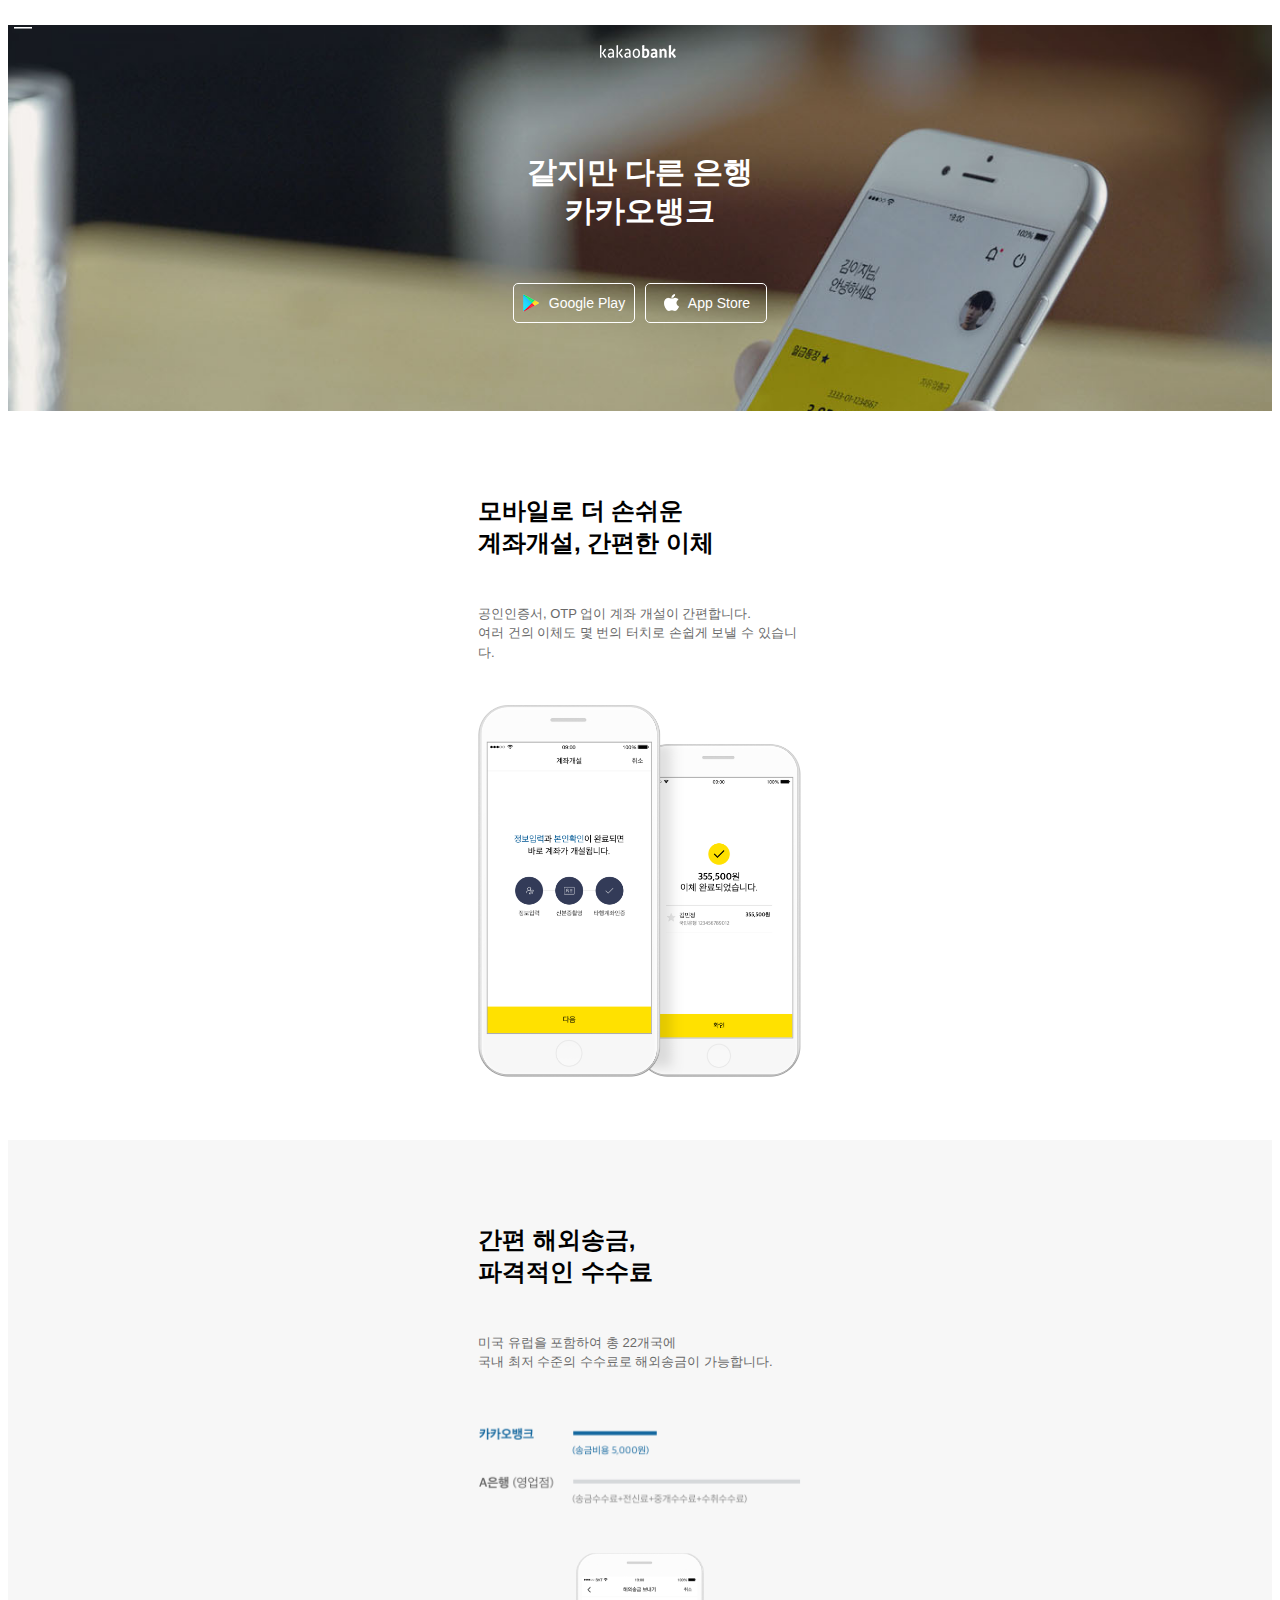
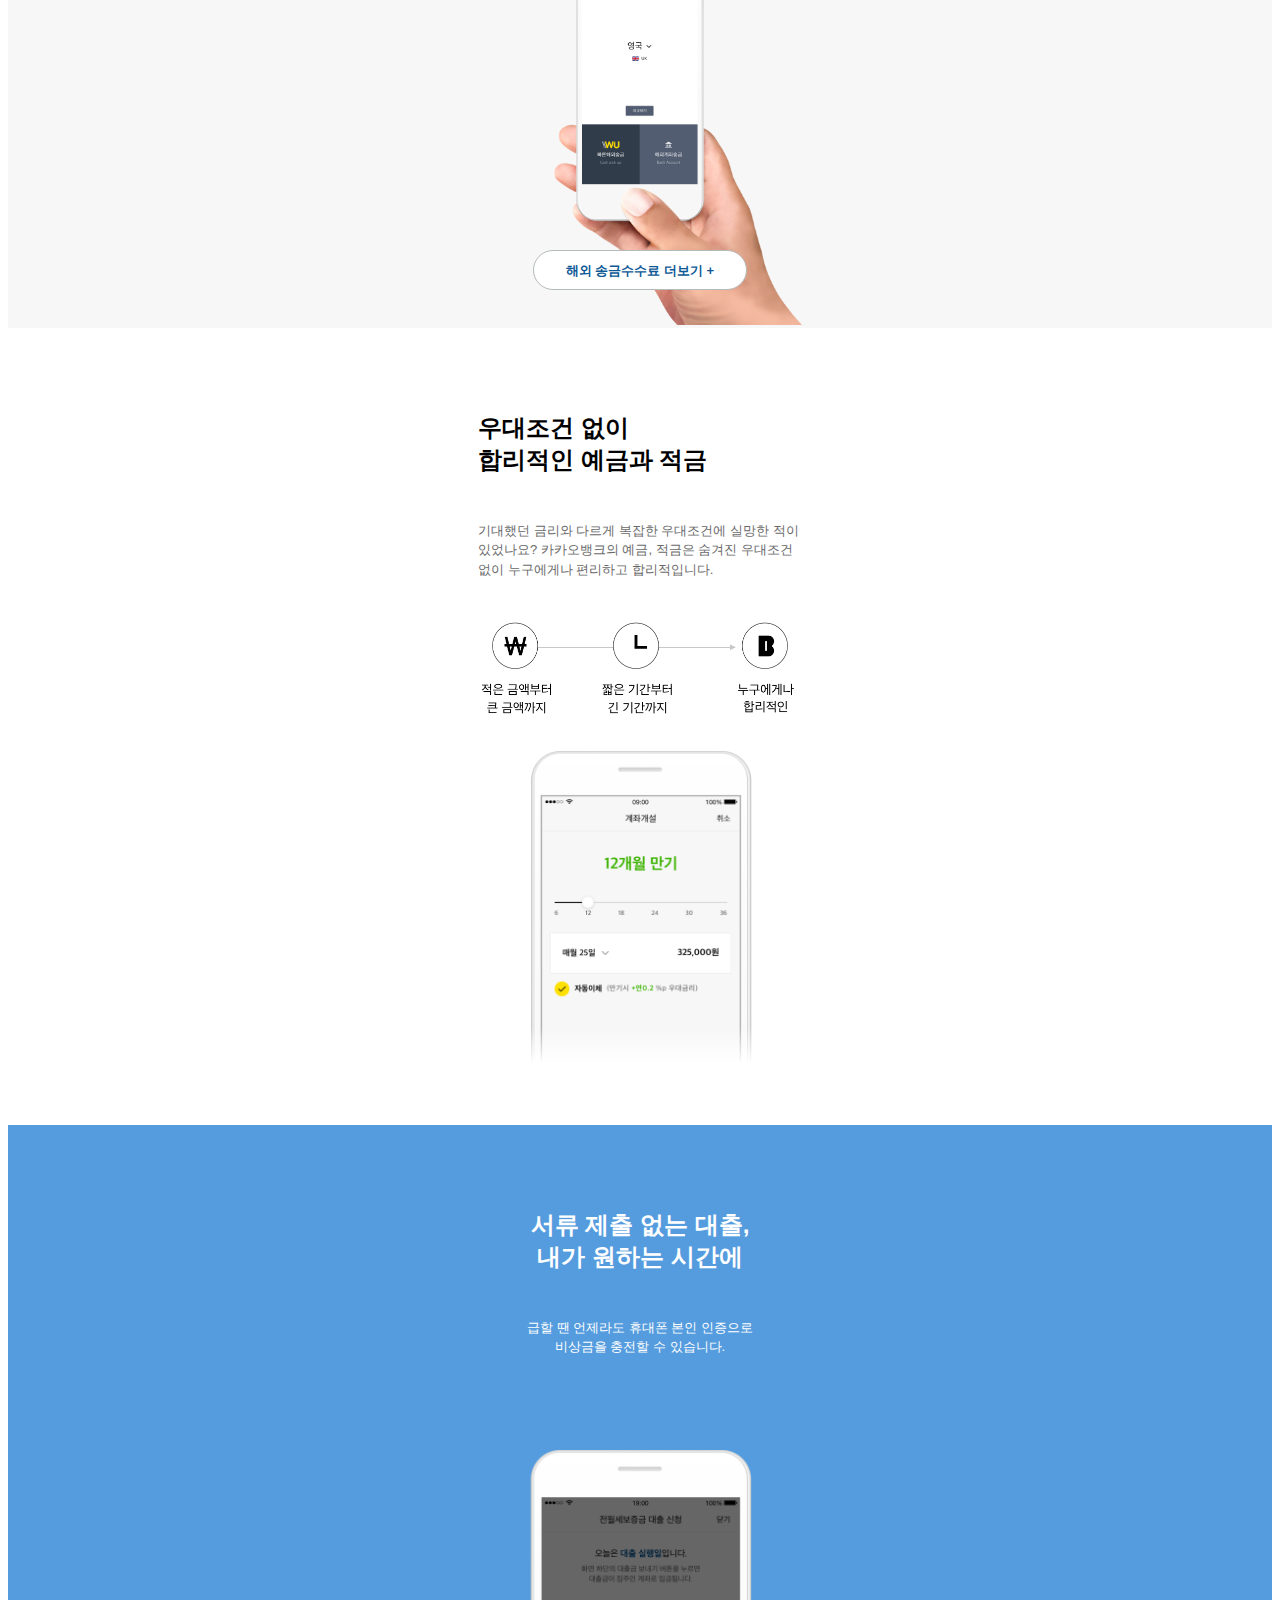
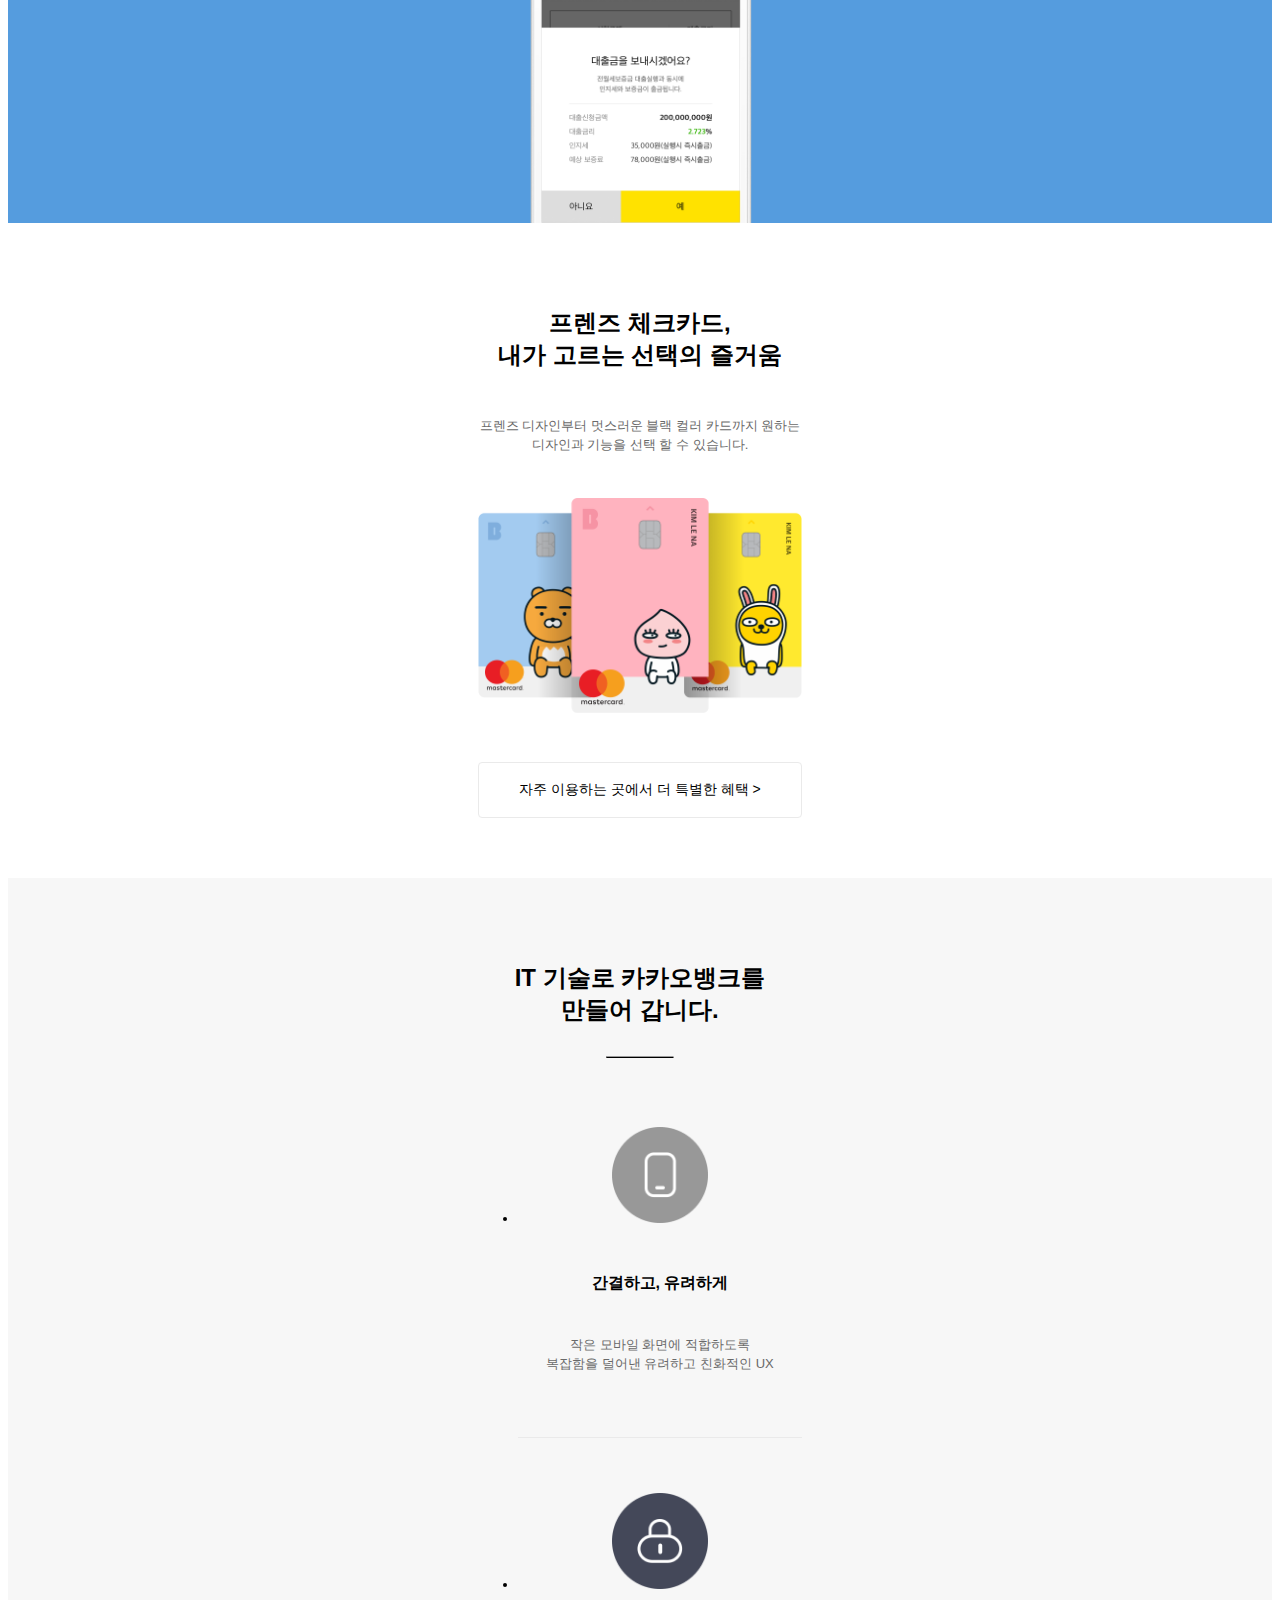
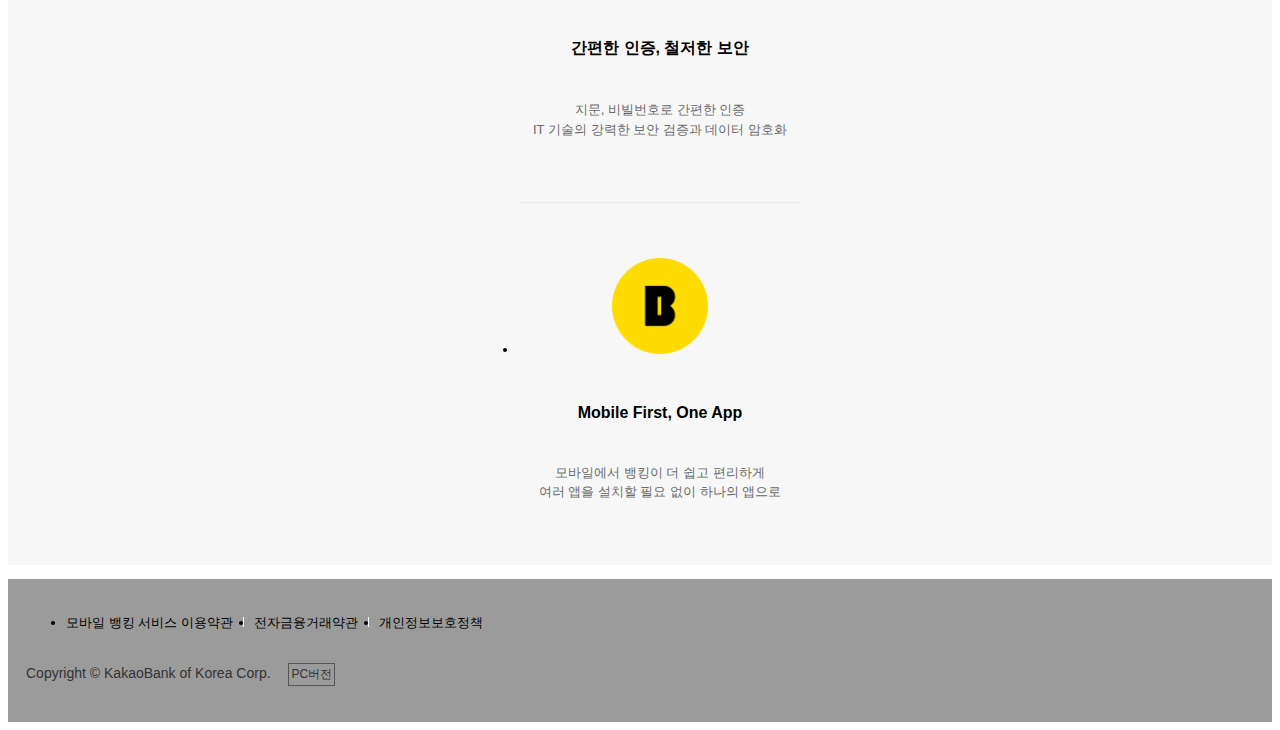
<file: index.html>
<!DOCTYPE html>
<html lang="ko">
  <head>
    <meta charset="UTF-8" />
    <meta http-equiv="X-UA-Compatible" content="IE=edge" />
    <meta name="viewport" content="width=device-width, initial-scale=1.0" />
    <title>카카오뱅크 - 메인 </title>
    <link rel="stylesheet" href="css/my-reset.css" />
    <link rel="stylesheet" href="css/header.css" />
    <link rel="stylesheet" href="css/footer.css" />
    <link rel="stylesheet" href="css/main_sect.css" />
    <script src="https://code.jquery.com/jquery-3.6.0.min.js"></script>
    <script src="js/common.js"></script>
    <script src="js/main.js"></script>
  </head>
  <body>
    <div id="wrap">
      <header>
        <h1><a href="index.html" class="bgico">카카오뱅크</a></h1>
        <nav>
          <button class="btn_show_all_menu bgico">전체 메뉴 보기</button>
          <div class="all_menu">
            <div class="menu_box">
              <h2 class="bgico">카카오뱅크 전체 메뉴</h2>
              <ul>
                <li><a href="sub1_about_kakao.html">카카오뱅크 소개</a></li>
                <li><a href="sub2_gong.html">공지/이벤트</a></li>
                <li><a href="sub3_qna.html">자주묻는질문</a></li>
              </ul>
              <button class="btn_hide_all_menu bgico">전체 메뉴 닫기</button>
            </div>
          </div>
        </nav>
      </header>
      <div class="visual">
        <div class="inner a_center">
          <h2>
            같지만 다른 은행<br />
            카카오뱅크
          </h2>
          <p>
            <a href="https://play.google.com/"> <i class="bgico google"></i>Google Play </a>
            <a href="https://www.apple.com/kr/app-store/">
              <i class="bgico apple"></i>
              App Store</a
            >
          </p>
        </div>
      </div>
      <section>
        <div class="con1">
          <div class="inner">
            <h3>
              모바일로 더 손쉬운 <br />
              계좌개설, 간편한 이체
            </h3>
            <p>
              공인인증서, OTP 업이 계좌 개설이 간편합니다. <br />
              여러 건의 이체도 몇 번의 터치로 손쉽게 보낼 수 있습니다.
            </p>
            <img src="images/mweb-phone-1@2x-20170821.png" alt="계좌개설" />
          </div>
        </div>
        <div class="con2">
          <div class="inner">
            <h3>
              간편 해외송금, <br />
              파격적인 수수료
            </h3>
            <p>
              미국 유럽을 포함하여 총 22개국에<br />
              국내 최저 수준의 수수료로 해외송금이 가능합니다.
            </p>
            <img src="images/progr.png" alt="송금비용 오천원" />
            <img src="images/mweb-phone-2-190122@2x.png" alt="해외송금" />

            <p class="more"><a href="#">해외 송금수수료 더보기 +</a></p>
          </div>
        </div>
        <div class="con3">
          <div class="inner">
            <h3>
              우대조건 없이 <br />
              합리적인 예금과 적금
            </h3>
            <p>기대했던 금리와 다르게 복잡한 우대조건에 실망한 적이 있었나요? 카카오뱅크의 예금, 적금은 숨겨진 우대조건 없이 누구에게나 편리하고 합리적입니다.</p>
            <img src="images/mweb-money-2@2x.png" alt="누구에게나 합리적인" />
            <img src="images/detail-01-img-phone-8-1@2x.png" alt="12개월 만기" />
            <img src="images/detail-01-img-phone-gradient-gray@2x.png" alt="12개월 만기" class="gra"/>
          </div>
        </div>
        <div class="con4">
          <div class="inner a_center">
            <h3>
              서류 제출 없는 대출, <br />
              내가 원하는 시간에
            </h3>
            <p>
              급할 땐 언제라도 휴대폰 본인 인증으로 <br />
              비상금을 충전할 수 있습니다.
            </p>
            <img src="images/mweb-phone-4-181015@2x.png" alt="비상금충천" />
          </div>
        </div>
        <div class="con5">
          <div class="inner a_center">
            <h3>
              프렌즈 체크카드, <br />
              내가 고르는 선택의 즐거움
            </h3>
            <p>프렌즈 디자인부터 멋스러운 블랙 컬러 카드까지 원하는 디자인과 기능을 선택 할 수 있습니다.</p>
            <img src="images/mweb-card@2x.png" alt="체크카드" />
            <a href="#" class="more2">자주 이용하는 곳에서 더 특별한 혜택 &gt; </a>
          </div>
        </div>
        <div class="con6">
          <div class="inner a_center">
            <h3>
              IT 기술로 카카오뱅크를 <br />
              만들어 갑니다.
            </h3>
            <hr />
            <ul>
              <li>
                <img src="images/mweb-ico-1@2x.png" alt="간결" />
                <h4>간결하고, 유려하게</h4>
                <p>
                  작은 모바일 화면에 적합하도록 <br />
                  복잡함을 덜어낸 유려하고 친화적인 UX
                </p>
              </li>

              <li>
                <img src="images/mweb-ico-2@2x.png" alt="보안" />
                <h4>간편한 인증, 철저한 보안</h4>
                <p>
                  지문, 비빌번호로 간편한 인증 <br />
                  IT 기술의 강력한 보안 검증과 데이터 암호화
                </p>
              </li>

              <li>
                <img src="images/mweb-ico-3@2x.png" alt="하나의앱" />
                <h4>Mobile First, One App</h4>
                <p>
                  모바일에서 뱅킹이 더 쉽고 편리하게 <br />
                  여러 앱을 설치할 필요 없이 하나의 앱으로
                </p>
              </li>
            </ul>
          </div>
        </div>
      </section>
      <footer>
        <ul>
          <li><a href="#">모바일 뱅킹 서비스 이용약관</a></li>
          <li><a href="#">전자금융거래약관</a></li>
          <li><a href="#">개인정보보호정책</a></li>
        </ul>
        <p>
          Copyright &copy; KakaoBank of Korea Corp.
          <a href="https://www.kakaobank.com">PC버전</a>
        </p>
      </footer>
    </div>
  </body>
</html>
</file>
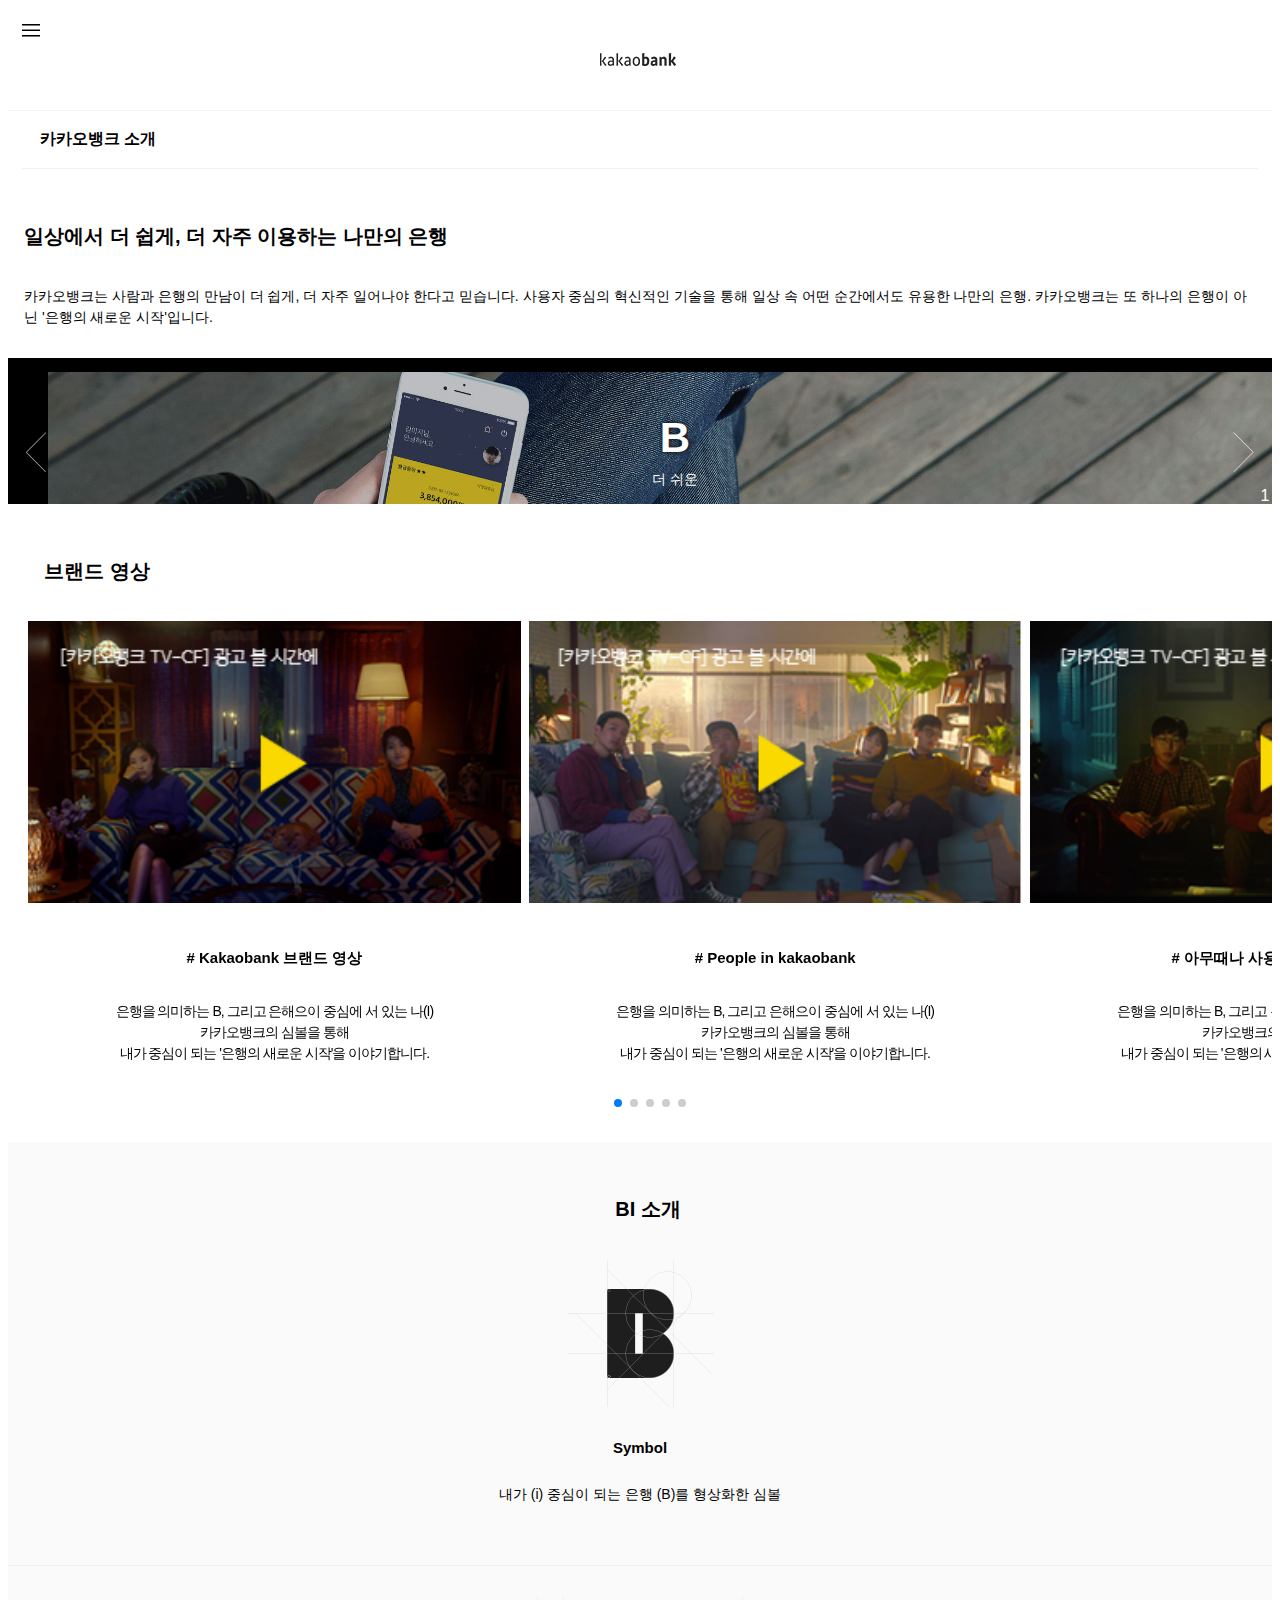
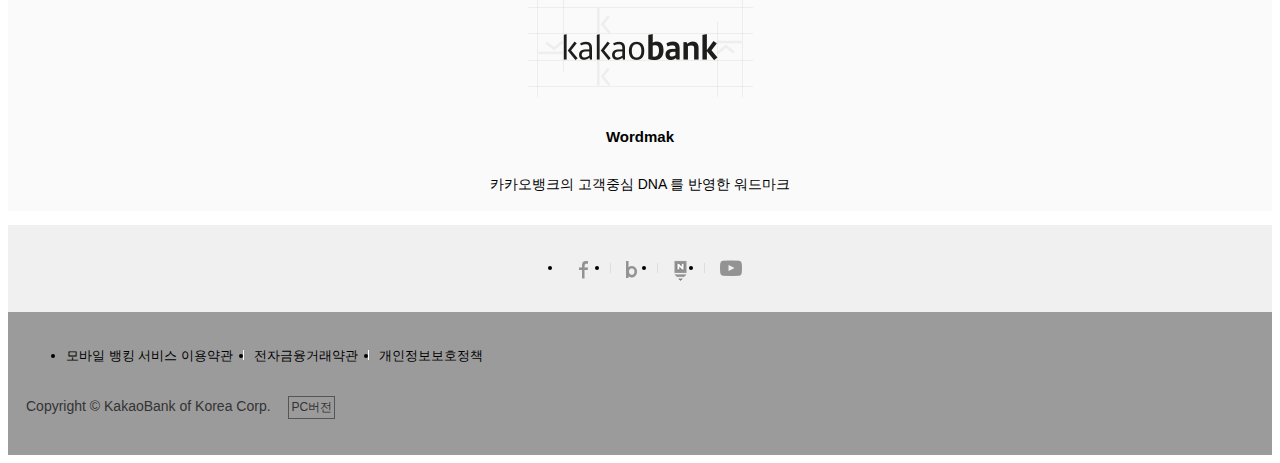
<file: sub1_about_kakao.html>
<!DOCTYPE html>
<html lang="ko">
  <head>
    <meta charset="UTF-8" />
    <meta http-equiv="X-UA-Compatible" content="IE=edge" />
    <meta name="viewport" content="width=device-width, initial-scale=1.0" />
    <title>카카오뱅크 - 카카오소개 수정</title>
    <link rel="stylesheet" href="css/my-reset.css" />
    <link rel="stylesheet" href="css/header.css" />
    <link rel="stylesheet" href="css/header-sub.css" />
    <link rel="stylesheet" href="css/sub1-sec.css" />

    <link rel="stylesheet" href="css/footer.css" />
    <script src="https://code.jquery.com/jquery-3.6.0.min.js"></script>
    <script src="js/common.js"></script>
    <script src="js/sub1.js"></script>

    <!-- Link Swiper's CSS -->
    <link rel="stylesheet" href="https://unpkg.com/swiper/swiper-bundle.min.css" />
  </head>
  <body>
    <div id="wrap">
      <header>
        <h1><a href="index.html" class="bgico">카카오뱅크</a></h1>
        <nav>
          <button class="btn_show_all_menu bgico">전체 메뉴 보기</button>
          <div class="all_menu">
            <div class="menu_box">
              <h2 class="bgico">카카오뱅크 전체 메뉴</h2>
              <ul>
                <li><a href="sub1_about_kakao.html">카카오뱅크 소개</a></li>
                <li><a href="sub2_gong.html">공지/이벤트</a></li>
                <li><a href="sub3_qna.html">자주묻는질문</a></li>
              </ul>
              <button class="btn_hide_all_menu bgico">전체 메뉴 닫기</button>
            </div>
          </div>
        </nav>
      </header>

      <section>
        <h2>카카오뱅크 소개</h2>
        <div class="con1">
          <h3>일상에서 더 쉽게, 더 자주 이용하는 나만의 은행</h3>
          <p>
            카카오뱅크는 사람과 은행의 만남이 더 쉽게, 더 자주 일어나야 한다고 믿습니다. 사용자 중심의 혁신적인 기술을 통해 일상 속 어떤 순간에서도 유용한 나만의 은행. 카카오뱅크는 또 하나의 은행이
            아닌 '은행의 새로운 시작'입니다.
          </p>
          <div class="slide">
            <ul>
              <li>
                <img src="images/img_1.jpg" alt="Kakao" />
                <p class="mess">
                  <span>B</span>
                  더 쉬운
                </p>
                <p class="pages"><span>1</span> / 4</p>
              </li>
              <li>
                <img src="images/img_2.jpg" alt="Kakao" />
                <p class="mess">
                  <span>B</span>
                  더 자주
                </p>
                <p class="pages"><span>2</span> / 4</p>
              </li>
              <li>
                <img src="images/img_3.jpg" alt="Kakao" />
                <p class="mess">
                  <span>B</span>
                  가장 유용한
                </p>
                <p class="pages"><span>3</span> / 4</p>
              </li>
              <li>
                <img src="images/img_4.jpg" alt="Kakao" />
                <p class="mess">
                  <span>B</span>
                  은행
                </p>
                <p class="pages"><span>4</span> / 4</p>
              </li>
            </ul>
            <p class="btns">
              <button class="btn_prev bgico">이전</button>
              <button class="btn_next bgico">다음</button>
            </p>
          </div>
        </div>
        <div class="con2">
          <h3>브랜드 영상</h3>
          <div class="swiper mySwiper">
            <div class="swiper-wrapper">
              <div class="swiper-slide">
                <a href="https://youtu.be/ysPg4-mSIJo" target="_blank">
                  <img src="images/video1.png" alt="홍보 영상" />
                </a>
                <p class="tit"># Kakaobank 브랜드 영상</p>
                <p class="txt">
                  은행을 의미하는 B, 그리고 은해으이 중심에 서 있는 나(I) <br />
                  카카오뱅크의 심볼을 통해 <br />
                  내가 중심이 되는 '은행의 새로운 시작'을 이야기합니다.
                </p>
              </div>
              <div class="swiper-slide">
                <a href="https://youtu.be/ysPg4-mSIJo" target="_blank">
                  <img src="images/video2.png" alt="홍보 영상" />
                </a>
                <p class="tit"># People in kakaobank</p>
                <p class="txt">
                  은행을 의미하는 B, 그리고 은해으이 중심에 서 있는 나(I) <br />
                  카카오뱅크의 심볼을 통해 <br />
                  내가 중심이 되는 '은행의 새로운 시작'을 이야기합니다.
                </p>
              </div>
              <div class="swiper-slide">
                <a href="https://youtu.be/ysPg4-mSIJo" target="_blank">
                  <img src="images/video3.png" alt="홍보 영상" />
                </a>
                <p class="tit"># 아무때나 사용할 수 있는 은행</p>
                <p class="txt">
                  은행을 의미하는 B, 그리고 은해으이 중심에 서 있는 나(I) <br />
                  카카오뱅크의 심볼을 통해 <br />
                  내가 중심이 되는 '은행의 새로운 시작'을 이야기합니다.
                </p>
              </div>
              <div class="swiper-slide">
                <a href="https://youtu.be/ysPg4-mSIJo" target="_blank">
                  <img src="images/video1.png" alt="홍보 영상" />
                </a>
                <p class="tit"># Kakaobank 브랜드 영상</p>
                <p class="txt">
                  은행을 의미하는 B, 그리고 은해으이 중심에 서 있는 나(I) <br />
                  카카오뱅크의 심볼을 통해 <br />
                  내가 중심이 되는 '은행의 새로운 시작'을 이야기합니다.
                </p>
              </div>
              <div class="swiper-slide">
                <a href="https://youtu.be/ysPg4-mSIJo" target="_blank">
                  <img src="images/video2.png" alt="홍보 영상" />
                </a>
                <p class="tit"># Kakaobank 브랜드 영상</p>
                <p class="txt">
                  은행을 의미하는 B, 그리고 은해으이 중심에 서 있는 나(I) <br />
                  카카오뱅크의 심볼을 통해 <br />
                  내가 중심이 되는 '은행의 새로운 시작'을 이야기합니다.
                </p>
              </div>
              <div class="swiper-slide">
                <a href="https://youtu.be/ysPg4-mSIJo" target="_blank">
                  <img src="images/video3.png" alt="홍보 영상" />
                </a>
                <p class="tit"># Kakaobank 브랜드 영상</p>
                <p class="txt">
                  은행을 의미하는 B, 그리고 은해으이 중심에 서 있는 나(I) <br />
                  카카오뱅크의 심볼을 통해 <br />
                  내가 중심이 되는 '은행의 새로운 시작'을 이야기합니다.
                </p>
              </div>
            </div>
            <div class="swiper-pagination"></div>
          </div>
        </div>
        <div class="con3">
          <h3>BI 소개</h3>
          <div class="symbol">
            <img src="images/bi1.png" alt="심볼" />
            <p class="tit">Symbol</p>
            <p class="txt">내가 (i) 중심이 되는 은행 (B)를 형상화한 심볼</p>
          </div>
          <div class="wordmark">
            <img src="images/bi2.png" alt="워드마크" />
            <p class="tit">Wordmak</p>
            <p class="txt">카카오뱅크의 고객중심 DNA 를 반영한 워드마크</p>
          </div>
        </div>
        <div class="con4">
          <h3 class="hide">SNS 모음</h3>
          <ul>
            <li><a href="#" class="bgico fa">페이스북</a></li>
            <li><a href="#" class="bgico bl">블로그</a></li>
            <li><a href="#" class="bgico na">네이버</a></li>
            <li><a href="#" class="bgico yo">유투브</a></li>
          </ul>
        </div>
      </section>

      <footer>
        <ul>
          <li><a href="#">모바일 뱅킹 서비스 이용약관</a></li>
          <li><a href="#">전자금융거래약관</a></li>
          <li><a href="#">개인정보보호정책</a></li>
        </ul>
        <p>
          Copyright &copy; KakaoBank of Korea Corp.
          <a href="https://www.kakaobank.com">PC버전</a>
        </p>
      </footer>
    </div>

    <!-- Swiper JS -->
    <script src="https://unpkg.com/swiper/swiper-bundle.min.js"></script>

    <!-- Initialize Swiper -->
    <script>
      var swiper = new Swiper(".mySwiper", {
        slidesPerView: 2.5,
        spaceBetween: 8,
        pagination: {
          el: ".swiper-pagination",
          clickable: true,
        },
      });
    </script>
  </body>
</html>
</file>
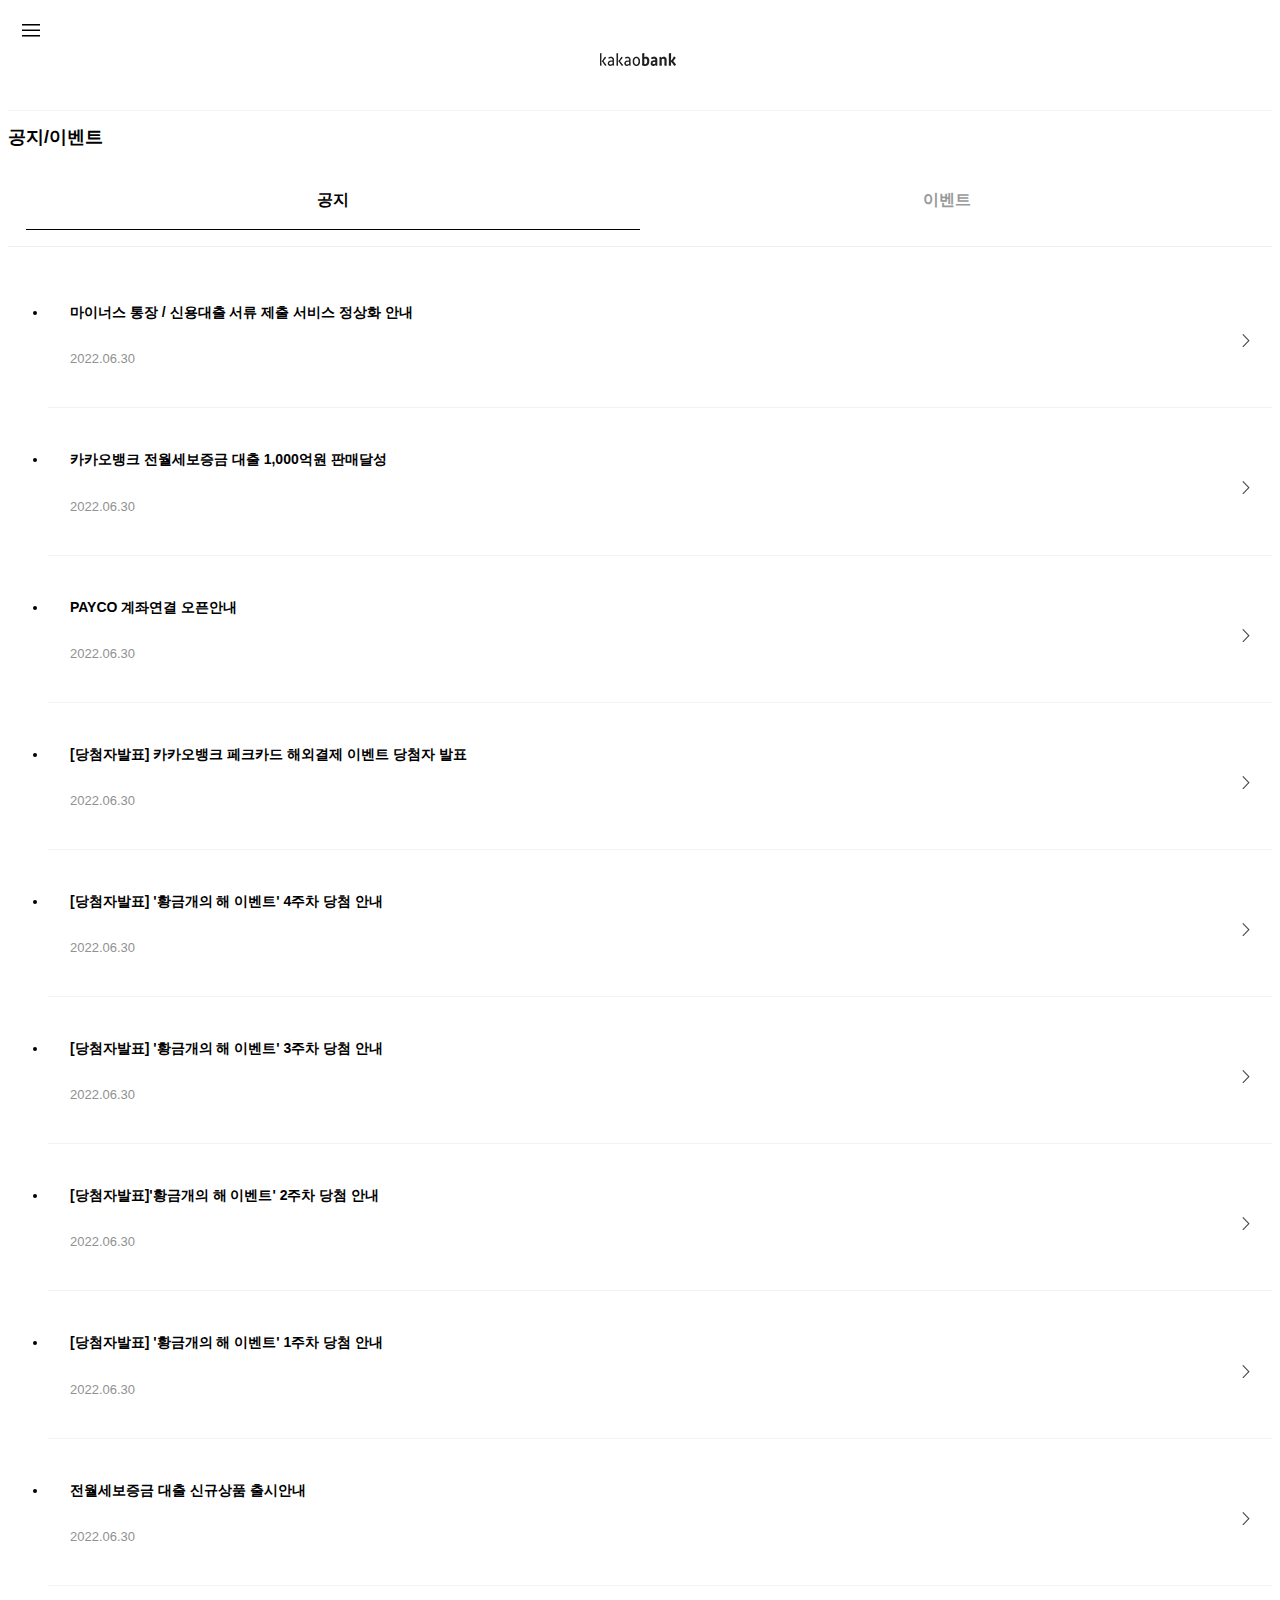
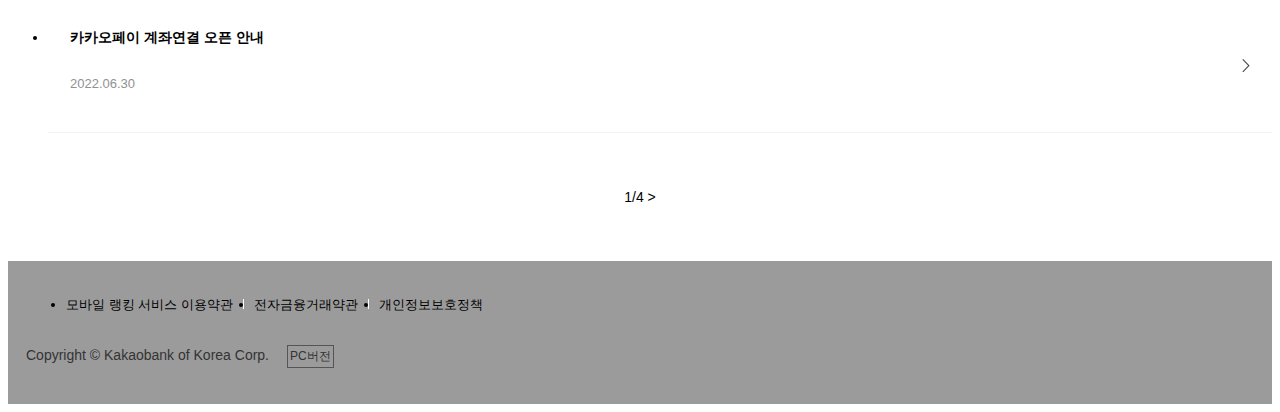
<file: sub2_gong.html>
<!DOCTYPE html>
<html lang="ko">
<head>
    <meta charset="UTF-8">
    <meta http-equiv="X-UA-Compatible" content="IE=edge">
    <meta name="viewport" content="width=device-width, initial-scale=1.0">
    <title>kakao bank-공지이벤트 수정</title>
    <link rel="stylesheet" href="css/my-reset.css">
    <link rel="stylesheet" href="css/header.css">
    <link rel="stylesheet" href="css/header-sub.css">
   <link rel="stylesheet" href="css/sub2.css">

    <link rel="stylesheet" href="css/footer.css">
   

    <script src="https://code.jquery.com/jquery-3.6.0.min.js"></script>
    <script src="js/common.js"></script>
    <script src="js/sub2.js"></script>

</head>
<body>
    <div id="wrap">
        <header>
            <h1><a href="index.html" class="bgico">카카오뱅크</a></h1>
            <nav>
                <button class="btn_show_all_menu bgico">전체 메뉴 보기</button>
                <div class="all_menu">
                    <h2>카카오뱅크 전체 메뉴</h2>
                    <ul>
                        <li><a href="sub1_about_kakao.html">카카오뱅크 소개</a></li>
                        <li><a href="sub2_gong.html">공지/이벤트</a></li>
                        <li><a href="sub3_qna.html">자주묻는질문</a></li>
                    </ul>
                    <button class="btn_hide_all_menu bgico">전체 메뉴 닫기</button>
                </div>
            </nav>
        </header>
   
        <section>
         <h2>공지/이벤트</h2>
            <div class="tits">
                <h3 class="active"><a href="#gong">공지</a></h3>
                <h3 class=""><a href="#event">이벤트</a></h3>
            </div>
            <div class="cons">
                <div id="gong">
                <ul>
                    <li><a href="#">
                        <p class="tit">마이너스 통장 / 신용대출 서류 제출 서비스 정상화 안내</p>
                        <p class="date">2022.06.30</p>
                        <i class="bgico link">읽기</i>
                    </a></li>

                    <li><a href="#">
                        <p class="tit">카카오뱅크 전월세보증금 대출 1,000억원 판매달성</p>
                        <p class="date">2022.06.30</p>
                        <i class="bgico link">읽기</i>
                    </a></li>

                    <li><a href="#">
                        <p class="tit">PAYCO 계좌연결 오픈안내</p>
                        <p class="date">2022.06.30</p>
                        <i class="bgico link">읽기</i>
                    </a></li>

                    <li><a href="#">
                        <p class="tit">[당첨자발표] 카카오뱅크 페크카드 해외결제 이벤트 당첨자 발표</p>
                        <p class="date">2022.06.30</p>
                        <i class="bgico link">읽기</i>
                    </a></li>

                    <li><a href="#">
                        <p class="tit">[당첨자발표] '황금개의 해 이벤트' 4주차 당첨 안내</p>
                        <p class="date">2022.06.30</p>
                        <i class="bgico link">읽기</i>
                    </a></li>

                    <li><a href="#">
                        <p class="tit">[당첨자발표] '황금개의 해 이벤트' 3주차 당첨 안내</p>
                        <p class="date">2022.06.30</p>
                        <i class="bgico link">읽기</i>
                    </a></li>

                    <li><a href="#">
                        <p class="tit">[당첨자발표]'황금개의 해 이벤트' 2주차 당첨 안내</p>
                        <p class="date">2022.06.30</p>
                        <i class="bgico link">읽기</i>
                    </a></li>

                    <li><a href="#">
                        <p class="tit">[당첨자발표] '황금개의 해 이벤트' 1주차 당첨 안내</p>
                        <p class="date">2022.06.30</p>
                        <i class="bgico link">읽기</i>
                    </a></li>

                    <li><a href="#">
                        <p class="tit">전월세보증금 대출 신규상품 출시안내</p>
                        <p class="date">2022.06.30</p>
                        <i class="bgico link">읽기</i>
                    </a></li>

                    <li><a href="#">
                        <p class="tit">카카오페이 계좌연결 오픈 안내</p>
                        <p class="date">2022.06.30</p>
                        <i class="bgico link">읽기</i>
                    </a></li>
                </ul>
                <p class="pages">1/4 &gt;</p>
            </div>

            <div id="event">
                <ul>
                    <li>
                        <a href="#">
                        <div class="imgbox">
                        <img src="images/sub02(1).png" alt="특별혜택">
                        </div>
                        <div class="conbox">
                        <p class="tit">카카오페이 계좌연결 오픈 안내</p>
                        <p class="date">2022.06.30</p>
                        </div>
                    </a>
                    </li>

                    <li>
                        <a href="#">
                        <div class="imgbox">
                        <img src="images/sub02(2).png" alt="캐시백">
                        </div>
                        <div class="conbox">
                        <p class="tit">카카오뱅크 프렌즈 체크카드 캐시백 프로모션 시즌2</p>
                        <p class="date">2022.06.30</p>
                        </div>
                    </a>
                    </li>

                    <li>
                        <a href="#">
                        <div class="imgbox">
                        <img src="images/sub02(3).png" alt="출금">
                        </div>
                        <div class="conbox">
                        <p class="tit">[종료] 카카오뱅크 ATM 출금 이벤트</p>
                        <p class="date">2022.06.30</p>
                        </div>
                    </a>
                    </li>

                    <li>
                        <a href="#">
                        <div class="imgbox">
                        <img src="images/sub02(4).png" alt="간편이체 이벤트">
                        </div>
                        <div class="conbox">
                        <p class="tit">[종료] 황금개의 해 기념 카카오뱅크 간편이체 이벤트</p>
                        <p class="date">2022.06.30</p>
                        </div>
                    </a>
                    </li>

                    <li>
                        <a href="#">
                        <div class="imgbox">
                        <img src="images/sub02(5).png" alt="해외결제이벤트">
                        </div>
                        <div class="conbox">
                        <p class="tit">카카오뱅크 체크카드 해외결제 이벤트</p>
                        <p class="date">2022.06.30</p>
                        </div>
                    </a>
                    </li>

                    <li>
                        <a href="#">
                        <div class="imgbox">
                        <img src="images/sub02(6).png" alt="이모티콘 이벤트">
                        </div>
                        <div class="conbox">
                        <p class="tit">[종료] ATM 무료 연장 기념 신규가입 고객 이모티콘 이벤트</p>
                        <p class="date">2022.06.30</p>
                        </div>
                    </a>
                    </li>

                    <li>
                        <a href="#">
                        <div class="imgbox">
                        <img src="images/sub02(7).png" alt="신라면세점">
                        </div>
                        <div class="conbox">
                        <p class="tit">[종료] 카카오뱅크 고객님께 드리는 신라면세점 특별 혜택</p>
                        <p class="date">2022.06.30</p>
                        </div>
                    </a>
                    </li>

                    <li>
                        <a href="#">
                        <div class="imgbox">
                        <img src="images/sub02(8).png" alt="얼리버드">
                        </div>
                        <div class="conbox">
                        <p class="tit">[종료] 카카오뱅크 프렌즈 체크카드 얼리버드혜택</p>
                        <p class="date">2022.06.30</p>
                        </div>
                    </a>
                    </li>

                    <li>
                        <a href="#">
                        <div class="imgbox">
                        <img src="images/sub02(9).png" alt="런칭기념">
                        </div>
                        <div class="conbox">
                        <p class="tit">[종료] 카카오뱅크 런칭 기념 이모티콘 이벤트</p>
                        <p class="date">2022.06.30</p>
                        </div>
                    </a>
                    </li>

                </ul>
                <p class="pages">1/1</p>
            </div>
        </div>
        </section>
        <footer>
            <ul>
                <li><a href="#">모바일 랭킹 서비스 이용약관</a></li>
                <li><a href="#">전자금융거래약관</a></li>
                <li><a href="#">개인정보보호정책</a></li>
            </ul>
            <p>
                Copyright &copy; Kakaobank of Korea Corp. <a href="https://www.kakaobank.com">PC버전</a>
            </p>
        </footer>
    </div>
</body>
</html>
</file>
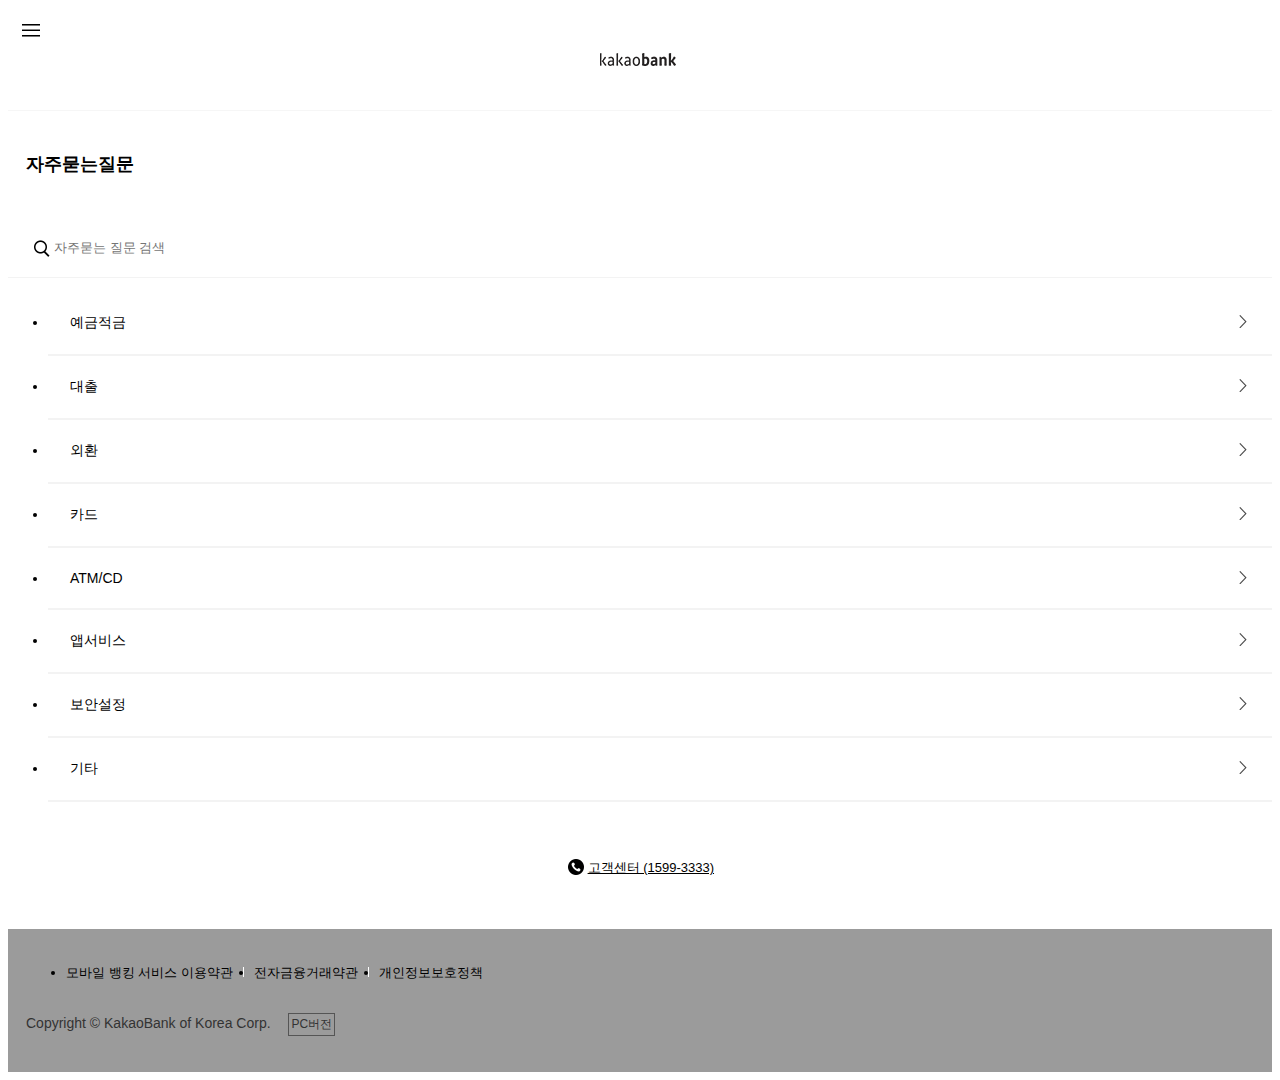
<file: sub3_qna.html>
<!DOCTYPE html>
<html lang="ko">
  <head>
    <meta charset="UTF-8" />
    <meta http-equiv="X-UA-Compatible" content="IE=edge" />
    <meta name="viewport" content="width=device-width, initial-scale=1.0" />
    <title>카카오뱅크 - 자주묻는질문 수정</title>
    <link rel="stylesheet" href="css/my-reset.css" />
    <link rel="stylesheet" href="css/header.css" />
    <link rel="stylesheet" href="css/header-sub.css" />
    <link rel="stylesheet" href="css/sub3.css" />

    <link rel="stylesheet" href="css/footer.css" />
    <script src="https://code.jquery.com/jquery-3.6.0.min.js"></script>
    <script src="js/common.js"></script>
    <script src="js/sub3.js"></script>
  </head>
  <body>
    <div id="wrap">
      <header>
        <h1><a href="index.html" class="bgico">카카오뱅크</a></h1>
        <nav>
          <button class="btn_show_all_menu bgico">전체 메뉴 보기</button>
          <div class="all_menu">
            <div class="menu_box">
              <h2 class="bgico">카카오뱅크 전체 메뉴</h2>
              <ul>
                <li><a href="sub1_about_kakao.html">카카오뱅크 소개</a></li>
                <li><a href="sub2_gong.html">공지/이벤트</a></li>
                <li><a href="sub3_qna.html">자주묻는질문</a></li>
              </ul>
              <button class="btn_hide_all_menu bgico">전체 메뉴 닫기</button>
            </div>
          </div>
        </nav>
      </header>

      <section>
        <h2>자주묻는질문</h2>
        <form action="#">
          <label for="sword" class="hide">질문 검색</label>
          <input type="text" id="sword" placeholder="자주묻는 질문 검색" />
          <i class="bgico i-search"></i>
        </form>
        <ul class="all">
          <li>
            <a href="#" class="">
              <span>예금적금</span>
              <i class="bgico i-arr1"></i>
            </a>
            <ul class="qna">
              <li>
                <a href="#" class="">
                  <span>카카오뱅크 계좌를 만들었는데, 어떻게 입금을 해야 할까요?</span>
                  <i class="bgico i-arr2"></i>
                </a>
                <div class="ans">
                  <p>타행 내 계좌에서 카카오뱅크 계좌로 이체 또는 ATM 에서 현금을 입금하는 방법으로 잔고를 채우실 수 있습니다.</p>
                  <p>
                    <strong>방법1. 타행 내 계좌에서 카카오뱅크 계좌로 이해할 수 있습니다. </strong>
                    카카오뱅크 계좌 개설 후, 앱 첫 화면의 내 계좌에 표시된 3333 으로 시작하는 계좌번호를 확인해 주세요. 타행 지점 및 인터넷/모바일 뱅킹 서비스에서 카카오뱅크 계좌로 돈을 이해할 수
                    있습니다.
                  </p>
                  <p>
                    <strong>방법2. 가까운 ATM 에서 수중의 현금을 카카오뱅크 내 계좌로 입금할 수 있습니다. </strong>
                    전국 모든 은행 및 일부 편의점에서 카카오뱅크 체크카드를 이용하여 현금 입금이 가능합니다. <br />
                    ※ 입금 거래가 가능한 ATM : 모든 은행 및 입금 거래를 지원하는 ATM 을 보유한 편의점에서 입금가능하며, 특히 세븐일레븐 편의점의 경우 약 70%가 입금 가능한 기기가 설치 되어 있습니다.
                  </p>
                </div>
              </li>

              <li>
                <a href="#">
                  <span>계좌를 개설했는데 이체한도가 너무 작아요. </span>
                  <i class="bgico i-arr2"></i>
                </a>
                <div class="ans">
                  <p>타행 내 계좌에서 카카오뱅크 계좌로 이체 또는 ATM 에서 현금을 입금하는 방법으로 잔고를 채우실 수 있습니다.</p>
                  <p>
                    <strong>방법1. 타행 내 계좌에서 카카오뱅크 계좌로 이해할 수 있습니다. </strong>
                    카카오뱅크 계좌 개설 후, 앱 첫 화면의 내 계좌에 표시된 3333 으로 시작하는 계좌번호를 확인해 주세요. 타행 지점 및 인터넷/모바일 뱅킹 서비스에서 카카오뱅크 계좌로 돈을 이해할 수
                    있습니다.
                  </p>
                  <p>
                    <strong>방법2. 가까운 ATM 에서 수중의 현금을 카카오뱅크 내 계좌로 입금할 수 있습니다. </strong>
                    전국 모든 은행 및 일부 편의점에서 카카오뱅크 체크카드를 이용하여 현금 입금이 가능합니다. <br />
                    ※ 입금 거래가 가능한 ATM : 모든 은행 및 입금 거래를 지원하는 ATM 을 보유한 편의점에서 입금가능하며, 특히 세븐일레븐 편의점의 경우 약 70%가 입금 가능한 기기가 설치 되어 있습니다.
                  </p>
                </div>
              </li>

              <li>
                <a href="#">
                  <span>카카오톡 친구에게 이체를 하려는데 친구 이름이 다르게 나와요. 카카오톡 친구를 못 찾겠어요. </span>
                  <i class="bgico i-arr2"></i>
                </a>
                <div class="ans">
                  <p>타행 내 계좌에서 카카오뱅크 계좌로 이체 또는 ATM 에서 현금을 입금하는 방법으로 잔고를 채우실 수 있습니다.</p>
                  <p>
                    <strong>방법1. 타행 내 계좌에서 카카오뱅크 계좌로 이해할 수 있습니다. </strong>
                    카카오뱅크 계좌 개설 후, 앱 첫 화면의 내 계좌에 표시된 3333 으로 시작하는 계좌번호를 확인해 주세요. 타행 지점 및 인터넷/모바일 뱅킹 서비스에서 카카오뱅크 계좌로 돈을 이해할 수
                    있습니다.
                  </p>
                  <p>
                    <strong>방법2. 가까운 ATM 에서 수중의 현금을 카카오뱅크 내 계좌로 입금할 수 있습니다. </strong>
                    전국 모든 은행 및 일부 편의점에서 카카오뱅크 체크카드를 이용하여 현금 입금이 가능합니다. <br />
                    ※ 입금 거래가 가능한 ATM : 모든 은행 및 입금 거래를 지원하는 ATM 을 보유한 편의점에서 입금가능하며, 특히 세븐일레븐 편의점의 경우 약 70%가 입금 가능한 기기가 설치 되어 있습니다.
                  </p>
                </div>
              </li>

              <li>
                <a href="#">
                  <span>거래목적 또는 자금원천을 '키타'로 선택할 경우 '즉시 개설 부가'라고 표시되어 있는데 어떤 내용인가요?</span>
                  <i class="bgico i-arr2"></i>
                </a>
                <div class="ans">
                  <p>타행 내 계좌에서 카카오뱅크 계좌로 이체 또는 ATM 에서 현금을 입금하는 방법으로 잔고를 채우실 수 있습니다.</p>
                  <p>
                    <strong>방법1. 타행 내 계좌에서 카카오뱅크 계좌로 이해할 수 있습니다. </strong>
                    카카오뱅크 계좌 개설 후, 앱 첫 화면의 내 계좌에 표시된 3333 으로 시작하는 계좌번호를 확인해 주세요. 타행 지점 및 인터넷/모바일 뱅킹 서비스에서 카카오뱅크 계좌로 돈을 이해할 수
                    있습니다.
                  </p>
                  <p>
                    <strong>방법2. 가까운 ATM 에서 수중의 현금을 카카오뱅크 내 계좌로 입금할 수 있습니다. </strong>
                    전국 모든 은행 및 일부 편의점에서 카카오뱅크 체크카드를 이용하여 현금 입금이 가능합니다. <br />
                    ※ 입금 거래가 가능한 ATM : 모든 은행 및 입금 거래를 지원하는 ATM 을 보유한 편의점에서 입금가능하며, 특히 세븐일레븐 편의점의 경우 약 70%가 입금 가능한 기기가 설치 되어 있습니다.
                  </p>
                </div>
              </li>

              <li>
                <a href="#">
                  <span>세이프박스에 대해 알려주세요.</span>
                  <i class="bgico i-arr2"></i>
                </a>
                <div class="ans">
                  <p>타행 내 계좌에서 카카오뱅크 계좌로 이체 또는 ATM 에서 현금을 입금하는 방법으로 잔고를 채우실 수 있습니다.</p>
                  <p>
                    <strong>방법1. 타행 내 계좌에서 카카오뱅크 계좌로 이해할 수 있습니다. </strong>
                    카카오뱅크 계좌 개설 후, 앱 첫 화면의 내 계좌에 표시된 3333 으로 시작하는 계좌번호를 확인해 주세요. 타행 지점 및 인터넷/모바일 뱅킹 서비스에서 카카오뱅크 계좌로 돈을 이해할 수
                    있습니다.
                  </p>
                  <p>
                    <strong>방법2. 가까운 ATM 에서 수중의 현금을 카카오뱅크 내 계좌로 입금할 수 있습니다. </strong>
                    전국 모든 은행 및 일부 편의점에서 카카오뱅크 체크카드를 이용하여 현금 입금이 가능합니다. <br />
                    ※ 입금 거래가 가능한 ATM : 모든 은행 및 입금 거래를 지원하는 ATM 을 보유한 편의점에서 입금가능하며, 특히 세븐일레븐 편의점의 경우 약 70%가 입금 가능한 기기가 설치 되어 있습니다.
                  </p>
                </div>
              </li>

              <li>
                <a href="#">
                  <span>잘못 보낸 이체를 취소할 수 있나요?</span>
                  <i class="bgico i-arr2"></i>
                </a>
                <div class="ans">
                  <p>타행 내 계좌에서 카카오뱅크 계좌로 이체 또는 ATM 에서 현금을 입금하는 방법으로 잔고를 채우실 수 있습니다.</p>
                  <p>
                    <strong>방법1. 타행 내 계좌에서 카카오뱅크 계좌로 이해할 수 있습니다. </strong>
                    카카오뱅크 계좌 개설 후, 앱 첫 화면의 내 계좌에 표시된 3333 으로 시작하는 계좌번호를 확인해 주세요. 타행 지점 및 인터넷/모바일 뱅킹 서비스에서 카카오뱅크 계좌로 돈을 이해할 수
                    있습니다.
                  </p>
                  <p>
                    <strong>방법2. 가까운 ATM 에서 수중의 현금을 카카오뱅크 내 계좌로 입금할 수 있습니다. </strong>
                    전국 모든 은행 및 일부 편의점에서 카카오뱅크 체크카드를 이용하여 현금 입금이 가능합니다. <br />
                    ※ 입금 거래가 가능한 ATM : 모든 은행 및 입금 거래를 지원하는 ATM 을 보유한 편의점에서 입금가능하며, 특히 세븐일레븐 편의점의 경우 약 70%가 입금 가능한 기기가 설치 되어 있습니다.
                  </p>
                </div>
              </li>

              <li>
                <a href="#">
                  <span>간편이체는 카카오톡 친구에게만 가능한가요?</span>
                  <i class="bgico i-arr2"></i>
                </a>
                <div class="ans">
                  <p>타행 내 계좌에서 카카오뱅크 계좌로 이체 또는 ATM 에서 현금을 입금하는 방법으로 잔고를 채우실 수 있습니다.</p>
                  <p>
                    <strong>방법1. 타행 내 계좌에서 카카오뱅크 계좌로 이해할 수 있습니다. </strong>
                    카카오뱅크 계좌 개설 후, 앱 첫 화면의 내 계좌에 표시된 3333 으로 시작하는 계좌번호를 확인해 주세요. 타행 지점 및 인터넷/모바일 뱅킹 서비스에서 카카오뱅크 계좌로 돈을 이해할 수
                    있습니다.
                  </p>
                  <p>
                    <strong>방법2. 가까운 ATM 에서 수중의 현금을 카카오뱅크 내 계좌로 입금할 수 있습니다. </strong>
                    전국 모든 은행 및 일부 편의점에서 카카오뱅크 체크카드를 이용하여 현금 입금이 가능합니다. <br />
                    ※ 입금 거래가 가능한 ATM : 모든 은행 및 입금 거래를 지원하는 ATM 을 보유한 편의점에서 입금가능하며, 특히 세븐일레븐 편의점의 경우 약 70%가 입금 가능한 기기가 설치 되어 있습니다.
                  </p>
                </div>
              </li>

              <li>
                <a href="#">
                  <span>앱과 자동화 기기(CD/ATM) 1일 이체 한도는 어떻게 되나요?</span>
                  <i class="bgico i-arr2"></i>
                </a>
                <div class="ans">
                  <p>타행 내 계좌에서 카카오뱅크 계좌로 이체 또는 ATM 에서 현금을 입금하는 방법으로 잔고를 채우실 수 있습니다.</p>
                  <p>
                    <strong>방법1. 타행 내 계좌에서 카카오뱅크 계좌로 이해할 수 있습니다. </strong>
                    카카오뱅크 계좌 개설 후, 앱 첫 화면의 내 계좌에 표시된 3333 으로 시작하는 계좌번호를 확인해 주세요. 타행 지점 및 인터넷/모바일 뱅킹 서비스에서 카카오뱅크 계좌로 돈을 이해할 수
                    있습니다.
                  </p>
                  <p>
                    <strong>방법2. 가까운 ATM 에서 수중의 현금을 카카오뱅크 내 계좌로 입금할 수 있습니다. </strong>
                    전국 모든 은행 및 일부 편의점에서 카카오뱅크 체크카드를 이용하여 현금 입금이 가능합니다. <br />
                    ※ 입금 거래가 가능한 ATM : 모든 은행 및 입금 거래를 지원하는 ATM 을 보유한 편의점에서 입금가능하며, 특히 세븐일레븐 편의점의 경우 약 70%가 입금 가능한 기기가 설치 되어 있습니다.
                  </p>
                </div>
              </li>

              <li>
                <a href="#">
                  <span>장기미거래 한도감액기준과 한도금액을 알려주세요.</span>
                  <i class="bgico i-arr2"></i>
                </a>
                <div class="ans">
                  <p>타행 내 계좌에서 카카오뱅크 계좌로 이체 또는 ATM 에서 현금을 입금하는 방법으로 잔고를 채우실 수 있습니다.</p>
                  <p>
                    <strong>방법1. 타행 내 계좌에서 카카오뱅크 계좌로 이해할 수 있습니다. </strong>
                    카카오뱅크 계좌 개설 후, 앱 첫 화면의 내 계좌에 표시된 3333 으로 시작하는 계좌번호를 확인해 주세요. 타행 지점 및 인터넷/모바일 뱅킹 서비스에서 카카오뱅크 계좌로 돈을 이해할 수
                    있습니다.
                  </p>
                  <p>
                    <strong>방법2. 가까운 ATM 에서 수중의 현금을 카카오뱅크 내 계좌로 입금할 수 있습니다. </strong>
                    전국 모든 은행 및 일부 편의점에서 카카오뱅크 체크카드를 이용하여 현금 입금이 가능합니다. <br />
                    ※ 입금 거래가 가능한 ATM : 모든 은행 및 입금 거래를 지원하는 ATM 을 보유한 편의점에서 입금가능하며, 특히 세븐일레븐 편의점의 경우 약 70%가 입금 가능한 기기가 설치 되어 있습니다.
                  </p>
                </div>
              </li>

              <li>
                <a href="#">
                  <span>모바일 이체한도에 포함/불포함 되는 거래는 무엇인가요?</span>
                  <i class="bgico i-arr2"></i>
                </a>
                <div class="ans">
                  <p>타행 내 계좌에서 카카오뱅크 계좌로 이체 또는 ATM 에서 현금을 입금하는 방법으로 잔고를 채우실 수 있습니다.</p>
                  <p>
                    <strong>방법1. 타행 내 계좌에서 카카오뱅크 계좌로 이해할 수 있습니다. </strong>
                    카카오뱅크 계좌 개설 후, 앱 첫 화면의 내 계좌에 표시된 3333 으로 시작하는 계좌번호를 확인해 주세요. 타행 지점 및 인터넷/모바일 뱅킹 서비스에서 카카오뱅크 계좌로 돈을 이해할 수
                    있습니다.
                  </p>
                  <p>
                    <strong>방법2. 가까운 ATM 에서 수중의 현금을 카카오뱅크 내 계좌로 입금할 수 있습니다. </strong>
                    전국 모든 은행 및 일부 편의점에서 카카오뱅크 체크카드를 이용하여 현금 입금이 가능합니다. <br />
                    ※ 입금 거래가 가능한 ATM : 모든 은행 및 입금 거래를 지원하는 ATM 을 보유한 편의점에서 입금가능하며, 특히 세븐일레븐 편의점의 경우 약 70%가 입금 가능한 기기가 설치 되어 있습니다.
                  </p>
                </div>
              </li>
              <li>
                <button class="btn_more">더보기</button>
              </li>
            </ul>
          </li>

          <li>
            <a href="#">
              <span>대출</span>
              <i class="bgico i-arr1"></i>
            </a>
            <ul class="qna">
              <li>
                <a href="#">
                  <span>카카오뱅크 계좌를 만들었는데, 어떻게 입금을 해야 할까요?</span>
                  <i class="bgico i-arr2"></i>
                </a>
                <div class="ans">
                  <p>타행 내 계좌에서 카카오뱅크 계좌로 이체 또는 ATM 에서 현금을 입금하는 방법으로 잔고를 채우실 수 있습니다.</p>
                  <p>
                    <strong>방법1. 타행 내 계좌에서 카카오뱅크 계좌로 이해할 수 있습니다. </strong>
                    카카오뱅크 계좌 개설 후, 앱 첫 화면의 내 계좌에 표시된 3333 으로 시작하는 계좌번호를 확인해 주세요. 타행 지점 및 인터넷/모바일 뱅킹 서비스에서 카카오뱅크 계좌로 돈을 이해할 수
                    있습니다.
                  </p>
                  <p>
                    <strong>방법2. 가까운 ATM 에서 수중의 현금을 카카오뱅크 내 계좌로 입금할 수 있습니다. </strong>
                    전국 모든 은행 및 일부 편의점에서 카카오뱅크 체크카드를 이용하여 현금 입금이 가능합니다. <br />
                    ※ 입금 거래가 가능한 ATM : 모든 은행 및 입금 거래를 지원하는 ATM 을 보유한 편의점에서 입금가능하며, 특히 세븐일레븐 편의점의 경우 약 70%가 입금 가능한 기기가 설치 되어 있습니다.
                  </p>
                </div>
              </li>

              <li>
                <a href="#">
                  <span>계좌를 개설했는데 이체한도가 너무 작아요. </span>
                  <i class="bgico i-arr2"></i>
                </a>
                <div class="ans">
                  <p>타행 내 계좌에서 카카오뱅크 계좌로 이체 또는 ATM 에서 현금을 입금하는 방법으로 잔고를 채우실 수 있습니다.</p>
                  <p>
                    <strong>방법1. 타행 내 계좌에서 카카오뱅크 계좌로 이해할 수 있습니다. </strong>
                    카카오뱅크 계좌 개설 후, 앱 첫 화면의 내 계좌에 표시된 3333 으로 시작하는 계좌번호를 확인해 주세요. 타행 지점 및 인터넷/모바일 뱅킹 서비스에서 카카오뱅크 계좌로 돈을 이해할 수
                    있습니다.
                  </p>
                  <p>
                    <strong>방법2. 가까운 ATM 에서 수중의 현금을 카카오뱅크 내 계좌로 입금할 수 있습니다. </strong>
                    전국 모든 은행 및 일부 편의점에서 카카오뱅크 체크카드를 이용하여 현금 입금이 가능합니다. <br />
                    ※ 입금 거래가 가능한 ATM : 모든 은행 및 입금 거래를 지원하는 ATM 을 보유한 편의점에서 입금가능하며, 특히 세븐일레븐 편의점의 경우 약 70%가 입금 가능한 기기가 설치 되어 있습니다.
                  </p>
                </div>
              </li>

              <li>
                <a href="#">
                  <span>카카오톡 친구에게 이체를 하려는데 친구 이름이 다르게 나와요. 카카오톡 친구를 못 찾겠어요. </span>
                  <i class="bgico i-arr2"></i>
                </a>
                <div class="ans">
                  <p>타행 내 계좌에서 카카오뱅크 계좌로 이체 또는 ATM 에서 현금을 입금하는 방법으로 잔고를 채우실 수 있습니다.</p>
                  <p>
                    <strong>방법1. 타행 내 계좌에서 카카오뱅크 계좌로 이해할 수 있습니다. </strong>
                    카카오뱅크 계좌 개설 후, 앱 첫 화면의 내 계좌에 표시된 3333 으로 시작하는 계좌번호를 확인해 주세요. 타행 지점 및 인터넷/모바일 뱅킹 서비스에서 카카오뱅크 계좌로 돈을 이해할 수
                    있습니다.
                  </p>
                  <p>
                    <strong>방법2. 가까운 ATM 에서 수중의 현금을 카카오뱅크 내 계좌로 입금할 수 있습니다. </strong>
                    전국 모든 은행 및 일부 편의점에서 카카오뱅크 체크카드를 이용하여 현금 입금이 가능합니다. <br />
                    ※ 입금 거래가 가능한 ATM : 모든 은행 및 입금 거래를 지원하는 ATM 을 보유한 편의점에서 입금가능하며, 특히 세븐일레븐 편의점의 경우 약 70%가 입금 가능한 기기가 설치 되어 있습니다.
                  </p>
                </div>
              </li>

              <li>
                <a href="#">
                  <span>거래목적 또는 자금원천을 '키타'로 선택할 경우 '즉시 개설 부가'라고 표시되어 있는데 어떤 내용인가요?</span>
                  <i class="bgico i-arr2"></i>
                </a>
                <div class="ans">
                  <p>타행 내 계좌에서 카카오뱅크 계좌로 이체 또는 ATM 에서 현금을 입금하는 방법으로 잔고를 채우실 수 있습니다.</p>
                  <p>
                    <strong>방법1. 타행 내 계좌에서 카카오뱅크 계좌로 이해할 수 있습니다. </strong>
                    카카오뱅크 계좌 개설 후, 앱 첫 화면의 내 계좌에 표시된 3333 으로 시작하는 계좌번호를 확인해 주세요. 타행 지점 및 인터넷/모바일 뱅킹 서비스에서 카카오뱅크 계좌로 돈을 이해할 수
                    있습니다.
                  </p>
                  <p>
                    <strong>방법2. 가까운 ATM 에서 수중의 현금을 카카오뱅크 내 계좌로 입금할 수 있습니다. </strong>
                    전국 모든 은행 및 일부 편의점에서 카카오뱅크 체크카드를 이용하여 현금 입금이 가능합니다. <br />
                    ※ 입금 거래가 가능한 ATM : 모든 은행 및 입금 거래를 지원하는 ATM 을 보유한 편의점에서 입금가능하며, 특히 세븐일레븐 편의점의 경우 약 70%가 입금 가능한 기기가 설치 되어 있습니다.
                  </p>
                </div>
              </li>

              <li>
                <a href="#">
                  <span>세이프박스에 대해 알려주세요.</span>
                  <i class="bgico i-arr2"></i>
                </a>
                <div class="ans">
                  <p>타행 내 계좌에서 카카오뱅크 계좌로 이체 또는 ATM 에서 현금을 입금하는 방법으로 잔고를 채우실 수 있습니다.</p>
                  <p>
                    <strong>방법1. 타행 내 계좌에서 카카오뱅크 계좌로 이해할 수 있습니다. </strong>
                    카카오뱅크 계좌 개설 후, 앱 첫 화면의 내 계좌에 표시된 3333 으로 시작하는 계좌번호를 확인해 주세요. 타행 지점 및 인터넷/모바일 뱅킹 서비스에서 카카오뱅크 계좌로 돈을 이해할 수
                    있습니다.
                  </p>
                  <p>
                    <strong>방법2. 가까운 ATM 에서 수중의 현금을 카카오뱅크 내 계좌로 입금할 수 있습니다. </strong>
                    전국 모든 은행 및 일부 편의점에서 카카오뱅크 체크카드를 이용하여 현금 입금이 가능합니다. <br />
                    ※ 입금 거래가 가능한 ATM : 모든 은행 및 입금 거래를 지원하는 ATM 을 보유한 편의점에서 입금가능하며, 특히 세븐일레븐 편의점의 경우 약 70%가 입금 가능한 기기가 설치 되어 있습니다.
                  </p>
                </div>
              </li>

              <li>
                <a href="#">
                  <span>잘못 보낸 이체를 취소할 수 있나요?</span>
                  <i class="bgico i-arr2"></i>
                </a>
                <div class="ans">
                  <p>타행 내 계좌에서 카카오뱅크 계좌로 이체 또는 ATM 에서 현금을 입금하는 방법으로 잔고를 채우실 수 있습니다.</p>
                  <p>
                    <strong>방법1. 타행 내 계좌에서 카카오뱅크 계좌로 이해할 수 있습니다. </strong>
                    카카오뱅크 계좌 개설 후, 앱 첫 화면의 내 계좌에 표시된 3333 으로 시작하는 계좌번호를 확인해 주세요. 타행 지점 및 인터넷/모바일 뱅킹 서비스에서 카카오뱅크 계좌로 돈을 이해할 수
                    있습니다.
                  </p>
                  <p>
                    <strong>방법2. 가까운 ATM 에서 수중의 현금을 카카오뱅크 내 계좌로 입금할 수 있습니다. </strong>
                    전국 모든 은행 및 일부 편의점에서 카카오뱅크 체크카드를 이용하여 현금 입금이 가능합니다. <br />
                    ※ 입금 거래가 가능한 ATM : 모든 은행 및 입금 거래를 지원하는 ATM 을 보유한 편의점에서 입금가능하며, 특히 세븐일레븐 편의점의 경우 약 70%가 입금 가능한 기기가 설치 되어 있습니다.
                  </p>
                </div>
              </li>

              <li>
                <a href="#">
                  <span>간편이체는 카카오톡 친구에게만 가능한가요?</span>
                  <i class="bgico i-arr2"></i>
                </a>
                <div class="ans">
                  <p>타행 내 계좌에서 카카오뱅크 계좌로 이체 또는 ATM 에서 현금을 입금하는 방법으로 잔고를 채우실 수 있습니다.</p>
                  <p>
                    <strong>방법1. 타행 내 계좌에서 카카오뱅크 계좌로 이해할 수 있습니다. </strong>
                    카카오뱅크 계좌 개설 후, 앱 첫 화면의 내 계좌에 표시된 3333 으로 시작하는 계좌번호를 확인해 주세요. 타행 지점 및 인터넷/모바일 뱅킹 서비스에서 카카오뱅크 계좌로 돈을 이해할 수
                    있습니다.
                  </p>
                  <p>
                    <strong>방법2. 가까운 ATM 에서 수중의 현금을 카카오뱅크 내 계좌로 입금할 수 있습니다. </strong>
                    전국 모든 은행 및 일부 편의점에서 카카오뱅크 체크카드를 이용하여 현금 입금이 가능합니다. <br />
                    ※ 입금 거래가 가능한 ATM : 모든 은행 및 입금 거래를 지원하는 ATM 을 보유한 편의점에서 입금가능하며, 특히 세븐일레븐 편의점의 경우 약 70%가 입금 가능한 기기가 설치 되어 있습니다.
                  </p>
                </div>
              </li>

              <li>
                <a href="#">
                  <span>앱과 자동화 기기(CD/ATM) 1일 이체 한도는 어떻게 되나요?</span>
                  <i class="bgico i-arr2"></i>
                </a>
                <div class="ans">
                  <p>타행 내 계좌에서 카카오뱅크 계좌로 이체 또는 ATM 에서 현금을 입금하는 방법으로 잔고를 채우실 수 있습니다.</p>
                  <p>
                    <strong>방법1. 타행 내 계좌에서 카카오뱅크 계좌로 이해할 수 있습니다. </strong>
                    카카오뱅크 계좌 개설 후, 앱 첫 화면의 내 계좌에 표시된 3333 으로 시작하는 계좌번호를 확인해 주세요. 타행 지점 및 인터넷/모바일 뱅킹 서비스에서 카카오뱅크 계좌로 돈을 이해할 수
                    있습니다.
                  </p>
                  <p>
                    <strong>방법2. 가까운 ATM 에서 수중의 현금을 카카오뱅크 내 계좌로 입금할 수 있습니다. </strong>
                    전국 모든 은행 및 일부 편의점에서 카카오뱅크 체크카드를 이용하여 현금 입금이 가능합니다. <br />
                    ※ 입금 거래가 가능한 ATM : 모든 은행 및 입금 거래를 지원하는 ATM 을 보유한 편의점에서 입금가능하며, 특히 세븐일레븐 편의점의 경우 약 70%가 입금 가능한 기기가 설치 되어 있습니다.
                  </p>
                </div>
              </li>

              <li>
                <a href="#">
                  <span>장기미거래 한도감액기준과 한도금액을 알려주세요.</span>
                  <i class="bgico i-arr2"></i>
                </a>
                <div class="ans">
                  <p>타행 내 계좌에서 카카오뱅크 계좌로 이체 또는 ATM 에서 현금을 입금하는 방법으로 잔고를 채우실 수 있습니다.</p>
                  <p>
                    <strong>방법1. 타행 내 계좌에서 카카오뱅크 계좌로 이해할 수 있습니다. </strong>
                    카카오뱅크 계좌 개설 후, 앱 첫 화면의 내 계좌에 표시된 3333 으로 시작하는 계좌번호를 확인해 주세요. 타행 지점 및 인터넷/모바일 뱅킹 서비스에서 카카오뱅크 계좌로 돈을 이해할 수
                    있습니다.
                  </p>
                  <p>
                    <strong>방법2. 가까운 ATM 에서 수중의 현금을 카카오뱅크 내 계좌로 입금할 수 있습니다. </strong>
                    전국 모든 은행 및 일부 편의점에서 카카오뱅크 체크카드를 이용하여 현금 입금이 가능합니다. <br />
                    ※ 입금 거래가 가능한 ATM : 모든 은행 및 입금 거래를 지원하는 ATM 을 보유한 편의점에서 입금가능하며, 특히 세븐일레븐 편의점의 경우 약 70%가 입금 가능한 기기가 설치 되어 있습니다.
                  </p>
                </div>
              </li>

              <li>
                <a href="#">
                  <span>모바일 이체한도에 포함/불포함 되는 거래는 무엇인가요?</span>
                  <i class="bgico i-arr2"></i>
                </a>
                <div class="ans">
                  <p>타행 내 계좌에서 카카오뱅크 계좌로 이체 또는 ATM 에서 현금을 입금하는 방법으로 잔고를 채우실 수 있습니다.</p>
                  <p>
                    <strong>방법1. 타행 내 계좌에서 카카오뱅크 계좌로 이해할 수 있습니다. </strong>
                    카카오뱅크 계좌 개설 후, 앱 첫 화면의 내 계좌에 표시된 3333 으로 시작하는 계좌번호를 확인해 주세요. 타행 지점 및 인터넷/모바일 뱅킹 서비스에서 카카오뱅크 계좌로 돈을 이해할 수
                    있습니다.
                  </p>
                  <p>
                    <strong>방법2. 가까운 ATM 에서 수중의 현금을 카카오뱅크 내 계좌로 입금할 수 있습니다. </strong>
                    전국 모든 은행 및 일부 편의점에서 카카오뱅크 체크카드를 이용하여 현금 입금이 가능합니다. <br />
                    ※ 입금 거래가 가능한 ATM : 모든 은행 및 입금 거래를 지원하는 ATM 을 보유한 편의점에서 입금가능하며, 특히 세븐일레븐 편의점의 경우 약 70%가 입금 가능한 기기가 설치 되어 있습니다.
                  </p>
                </div>
              </li>
              <li>
                <button class="btn_more">더보기</button>
              </li>
            </ul>
          </li>

          <li>
            <a href="#">
              <span>외환</span>
              <i class="bgico i-arr1"></i>
            </a>
            <ul class="qna">
              <li>
                <a href="#">
                  <span>카카오뱅크 계좌를 만들었는데, 어떻게 입금을 해야 할까요?</span>
                  <i class="bgico i-arr2"></i>
                </a>
                <div class="ans">
                  <p>타행 내 계좌에서 카카오뱅크 계좌로 이체 또는 ATM 에서 현금을 입금하는 방법으로 잔고를 채우실 수 있습니다.</p>
                  <p>
                    <strong>방법1. 타행 내 계좌에서 카카오뱅크 계좌로 이해할 수 있습니다. </strong>
                    카카오뱅크 계좌 개설 후, 앱 첫 화면의 내 계좌에 표시된 3333 으로 시작하는 계좌번호를 확인해 주세요. 타행 지점 및 인터넷/모바일 뱅킹 서비스에서 카카오뱅크 계좌로 돈을 이해할 수
                    있습니다.
                  </p>
                  <p>
                    <strong>방법2. 가까운 ATM 에서 수중의 현금을 카카오뱅크 내 계좌로 입금할 수 있습니다. </strong>
                    전국 모든 은행 및 일부 편의점에서 카카오뱅크 체크카드를 이용하여 현금 입금이 가능합니다. <br />
                    ※ 입금 거래가 가능한 ATM : 모든 은행 및 입금 거래를 지원하는 ATM 을 보유한 편의점에서 입금가능하며, 특히 세븐일레븐 편의점의 경우 약 70%가 입금 가능한 기기가 설치 되어 있습니다.
                  </p>
                </div>
              </li>

              <li>
                <a href="#">
                  <span>계좌를 개설했는데 이체한도가 너무 작아요. </span>
                  <i class="bgico i-arr2"></i>
                </a>
                <div class="ans">
                  <p>타행 내 계좌에서 카카오뱅크 계좌로 이체 또는 ATM 에서 현금을 입금하는 방법으로 잔고를 채우실 수 있습니다.</p>
                  <p>
                    <strong>방법1. 타행 내 계좌에서 카카오뱅크 계좌로 이해할 수 있습니다. </strong>
                    카카오뱅크 계좌 개설 후, 앱 첫 화면의 내 계좌에 표시된 3333 으로 시작하는 계좌번호를 확인해 주세요. 타행 지점 및 인터넷/모바일 뱅킹 서비스에서 카카오뱅크 계좌로 돈을 이해할 수
                    있습니다.
                  </p>
                  <p>
                    <strong>방법2. 가까운 ATM 에서 수중의 현금을 카카오뱅크 내 계좌로 입금할 수 있습니다. </strong>
                    전국 모든 은행 및 일부 편의점에서 카카오뱅크 체크카드를 이용하여 현금 입금이 가능합니다. <br />
                    ※ 입금 거래가 가능한 ATM : 모든 은행 및 입금 거래를 지원하는 ATM 을 보유한 편의점에서 입금가능하며, 특히 세븐일레븐 편의점의 경우 약 70%가 입금 가능한 기기가 설치 되어 있습니다.
                  </p>
                </div>
              </li>

              <li>
                <a href="#">
                  <span>카카오톡 친구에게 이체를 하려는데 친구 이름이 다르게 나와요. 카카오톡 친구를 못 찾겠어요. </span>
                  <i class="bgico i-arr2"></i>
                </a>
                <div class="ans">
                  <p>타행 내 계좌에서 카카오뱅크 계좌로 이체 또는 ATM 에서 현금을 입금하는 방법으로 잔고를 채우실 수 있습니다.</p>
                  <p>
                    <strong>방법1. 타행 내 계좌에서 카카오뱅크 계좌로 이해할 수 있습니다. </strong>
                    카카오뱅크 계좌 개설 후, 앱 첫 화면의 내 계좌에 표시된 3333 으로 시작하는 계좌번호를 확인해 주세요. 타행 지점 및 인터넷/모바일 뱅킹 서비스에서 카카오뱅크 계좌로 돈을 이해할 수
                    있습니다.
                  </p>
                  <p>
                    <strong>방법2. 가까운 ATM 에서 수중의 현금을 카카오뱅크 내 계좌로 입금할 수 있습니다. </strong>
                    전국 모든 은행 및 일부 편의점에서 카카오뱅크 체크카드를 이용하여 현금 입금이 가능합니다. <br />
                    ※ 입금 거래가 가능한 ATM : 모든 은행 및 입금 거래를 지원하는 ATM 을 보유한 편의점에서 입금가능하며, 특히 세븐일레븐 편의점의 경우 약 70%가 입금 가능한 기기가 설치 되어 있습니다.
                  </p>
                </div>
              </li>

              <li>
                <a href="#">
                  <span>거래목적 또는 자금원천을 '키타'로 선택할 경우 '즉시 개설 부가'라고 표시되어 있는데 어떤 내용인가요?</span>
                  <i class="bgico i-arr2"></i>
                </a>
                <div class="ans">
                  <p>타행 내 계좌에서 카카오뱅크 계좌로 이체 또는 ATM 에서 현금을 입금하는 방법으로 잔고를 채우실 수 있습니다.</p>
                  <p>
                    <strong>방법1. 타행 내 계좌에서 카카오뱅크 계좌로 이해할 수 있습니다. </strong>
                    카카오뱅크 계좌 개설 후, 앱 첫 화면의 내 계좌에 표시된 3333 으로 시작하는 계좌번호를 확인해 주세요. 타행 지점 및 인터넷/모바일 뱅킹 서비스에서 카카오뱅크 계좌로 돈을 이해할 수
                    있습니다.
                  </p>
                  <p>
                    <strong>방법2. 가까운 ATM 에서 수중의 현금을 카카오뱅크 내 계좌로 입금할 수 있습니다. </strong>
                    전국 모든 은행 및 일부 편의점에서 카카오뱅크 체크카드를 이용하여 현금 입금이 가능합니다. <br />
                    ※ 입금 거래가 가능한 ATM : 모든 은행 및 입금 거래를 지원하는 ATM 을 보유한 편의점에서 입금가능하며, 특히 세븐일레븐 편의점의 경우 약 70%가 입금 가능한 기기가 설치 되어 있습니다.
                  </p>
                </div>
              </li>

              <li>
                <a href="#">
                  <span>세이프박스에 대해 알려주세요.</span>
                  <i class="bgico i-arr2"></i>
                </a>
                <div class="ans">
                  <p>타행 내 계좌에서 카카오뱅크 계좌로 이체 또는 ATM 에서 현금을 입금하는 방법으로 잔고를 채우실 수 있습니다.</p>
                  <p>
                    <strong>방법1. 타행 내 계좌에서 카카오뱅크 계좌로 이해할 수 있습니다. </strong>
                    카카오뱅크 계좌 개설 후, 앱 첫 화면의 내 계좌에 표시된 3333 으로 시작하는 계좌번호를 확인해 주세요. 타행 지점 및 인터넷/모바일 뱅킹 서비스에서 카카오뱅크 계좌로 돈을 이해할 수
                    있습니다.
                  </p>
                  <p>
                    <strong>방법2. 가까운 ATM 에서 수중의 현금을 카카오뱅크 내 계좌로 입금할 수 있습니다. </strong>
                    전국 모든 은행 및 일부 편의점에서 카카오뱅크 체크카드를 이용하여 현금 입금이 가능합니다. <br />
                    ※ 입금 거래가 가능한 ATM : 모든 은행 및 입금 거래를 지원하는 ATM 을 보유한 편의점에서 입금가능하며, 특히 세븐일레븐 편의점의 경우 약 70%가 입금 가능한 기기가 설치 되어 있습니다.
                  </p>
                </div>
              </li>

              <li>
                <a href="#">
                  <span>잘못 보낸 이체를 취소할 수 있나요?</span>
                  <i class="bgico i-arr2"></i>
                </a>
                <div class="ans">
                  <p>타행 내 계좌에서 카카오뱅크 계좌로 이체 또는 ATM 에서 현금을 입금하는 방법으로 잔고를 채우실 수 있습니다.</p>
                  <p>
                    <strong>방법1. 타행 내 계좌에서 카카오뱅크 계좌로 이해할 수 있습니다. </strong>
                    카카오뱅크 계좌 개설 후, 앱 첫 화면의 내 계좌에 표시된 3333 으로 시작하는 계좌번호를 확인해 주세요. 타행 지점 및 인터넷/모바일 뱅킹 서비스에서 카카오뱅크 계좌로 돈을 이해할 수
                    있습니다.
                  </p>
                  <p>
                    <strong>방법2. 가까운 ATM 에서 수중의 현금을 카카오뱅크 내 계좌로 입금할 수 있습니다. </strong>
                    전국 모든 은행 및 일부 편의점에서 카카오뱅크 체크카드를 이용하여 현금 입금이 가능합니다. <br />
                    ※ 입금 거래가 가능한 ATM : 모든 은행 및 입금 거래를 지원하는 ATM 을 보유한 편의점에서 입금가능하며, 특히 세븐일레븐 편의점의 경우 약 70%가 입금 가능한 기기가 설치 되어 있습니다.
                  </p>
                </div>
              </li>

              <li>
                <a href="#">
                  <span>간편이체는 카카오톡 친구에게만 가능한가요?</span>
                  <i class="bgico i-arr2"></i>
                </a>
                <div class="ans">
                  <p>타행 내 계좌에서 카카오뱅크 계좌로 이체 또는 ATM 에서 현금을 입금하는 방법으로 잔고를 채우실 수 있습니다.</p>
                  <p>
                    <strong>방법1. 타행 내 계좌에서 카카오뱅크 계좌로 이해할 수 있습니다. </strong>
                    카카오뱅크 계좌 개설 후, 앱 첫 화면의 내 계좌에 표시된 3333 으로 시작하는 계좌번호를 확인해 주세요. 타행 지점 및 인터넷/모바일 뱅킹 서비스에서 카카오뱅크 계좌로 돈을 이해할 수
                    있습니다.
                  </p>
                  <p>
                    <strong>방법2. 가까운 ATM 에서 수중의 현금을 카카오뱅크 내 계좌로 입금할 수 있습니다. </strong>
                    전국 모든 은행 및 일부 편의점에서 카카오뱅크 체크카드를 이용하여 현금 입금이 가능합니다. <br />
                    ※ 입금 거래가 가능한 ATM : 모든 은행 및 입금 거래를 지원하는 ATM 을 보유한 편의점에서 입금가능하며, 특히 세븐일레븐 편의점의 경우 약 70%가 입금 가능한 기기가 설치 되어 있습니다.
                  </p>
                </div>
              </li>

              <li>
                <a href="#">
                  <span>앱과 자동화 기기(CD/ATM) 1일 이체 한도는 어떻게 되나요?</span>
                  <i class="bgico i-arr2"></i>
                </a>
                <div class="ans">
                  <p>타행 내 계좌에서 카카오뱅크 계좌로 이체 또는 ATM 에서 현금을 입금하는 방법으로 잔고를 채우실 수 있습니다.</p>
                  <p>
                    <strong>방법1. 타행 내 계좌에서 카카오뱅크 계좌로 이해할 수 있습니다. </strong>
                    카카오뱅크 계좌 개설 후, 앱 첫 화면의 내 계좌에 표시된 3333 으로 시작하는 계좌번호를 확인해 주세요. 타행 지점 및 인터넷/모바일 뱅킹 서비스에서 카카오뱅크 계좌로 돈을 이해할 수
                    있습니다.
                  </p>
                  <p>
                    <strong>방법2. 가까운 ATM 에서 수중의 현금을 카카오뱅크 내 계좌로 입금할 수 있습니다. </strong>
                    전국 모든 은행 및 일부 편의점에서 카카오뱅크 체크카드를 이용하여 현금 입금이 가능합니다. <br />
                    ※ 입금 거래가 가능한 ATM : 모든 은행 및 입금 거래를 지원하는 ATM 을 보유한 편의점에서 입금가능하며, 특히 세븐일레븐 편의점의 경우 약 70%가 입금 가능한 기기가 설치 되어 있습니다.
                  </p>
                </div>
              </li>

              <li>
                <a href="#">
                  <span>장기미거래 한도감액기준과 한도금액을 알려주세요.</span>
                  <i class="bgico i-arr2"></i>
                </a>
                <div class="ans">
                  <p>타행 내 계좌에서 카카오뱅크 계좌로 이체 또는 ATM 에서 현금을 입금하는 방법으로 잔고를 채우실 수 있습니다.</p>
                  <p>
                    <strong>방법1. 타행 내 계좌에서 카카오뱅크 계좌로 이해할 수 있습니다. </strong>
                    카카오뱅크 계좌 개설 후, 앱 첫 화면의 내 계좌에 표시된 3333 으로 시작하는 계좌번호를 확인해 주세요. 타행 지점 및 인터넷/모바일 뱅킹 서비스에서 카카오뱅크 계좌로 돈을 이해할 수
                    있습니다.
                  </p>
                  <p>
                    <strong>방법2. 가까운 ATM 에서 수중의 현금을 카카오뱅크 내 계좌로 입금할 수 있습니다. </strong>
                    전국 모든 은행 및 일부 편의점에서 카카오뱅크 체크카드를 이용하여 현금 입금이 가능합니다. <br />
                    ※ 입금 거래가 가능한 ATM : 모든 은행 및 입금 거래를 지원하는 ATM 을 보유한 편의점에서 입금가능하며, 특히 세븐일레븐 편의점의 경우 약 70%가 입금 가능한 기기가 설치 되어 있습니다.
                  </p>
                </div>
              </li>

              <li>
                <a href="#">
                  <span>모바일 이체한도에 포함/불포함 되는 거래는 무엇인가요?</span>
                  <i class="bgico i-arr2"></i>
                </a>
                <div class="ans">
                  <p>타행 내 계좌에서 카카오뱅크 계좌로 이체 또는 ATM 에서 현금을 입금하는 방법으로 잔고를 채우실 수 있습니다.</p>
                  <p>
                    <strong>방법1. 타행 내 계좌에서 카카오뱅크 계좌로 이해할 수 있습니다. </strong>
                    카카오뱅크 계좌 개설 후, 앱 첫 화면의 내 계좌에 표시된 3333 으로 시작하는 계좌번호를 확인해 주세요. 타행 지점 및 인터넷/모바일 뱅킹 서비스에서 카카오뱅크 계좌로 돈을 이해할 수
                    있습니다.
                  </p>
                  <p>
                    <strong>방법2. 가까운 ATM 에서 수중의 현금을 카카오뱅크 내 계좌로 입금할 수 있습니다. </strong>
                    전국 모든 은행 및 일부 편의점에서 카카오뱅크 체크카드를 이용하여 현금 입금이 가능합니다. <br />
                    ※ 입금 거래가 가능한 ATM : 모든 은행 및 입금 거래를 지원하는 ATM 을 보유한 편의점에서 입금가능하며, 특히 세븐일레븐 편의점의 경우 약 70%가 입금 가능한 기기가 설치 되어 있습니다.
                  </p>
                </div>
              </li>
              <li>
                <button class="btn_more">더보기</button>
              </li>
            </ul>
          </li>

          <li>
            <a href="#">
              <span>카드</span>
              <i class="bgico i-arr1"></i>
            </a>
            <ul class="qna">
              <li>
                <a href="#">
                  <span>카카오뱅크 계좌를 만들었는데, 어떻게 입금을 해야 할까요?</span>
                  <i class="bgico i-arr2"></i>
                </a>
                <div class="ans">
                  <p>타행 내 계좌에서 카카오뱅크 계좌로 이체 또는 ATM 에서 현금을 입금하는 방법으로 잔고를 채우실 수 있습니다.</p>
                  <p>
                    <strong>방법1. 타행 내 계좌에서 카카오뱅크 계좌로 이해할 수 있습니다. </strong>
                    카카오뱅크 계좌 개설 후, 앱 첫 화면의 내 계좌에 표시된 3333 으로 시작하는 계좌번호를 확인해 주세요. 타행 지점 및 인터넷/모바일 뱅킹 서비스에서 카카오뱅크 계좌로 돈을 이해할 수
                    있습니다.
                  </p>
                  <p>
                    <strong>방법2. 가까운 ATM 에서 수중의 현금을 카카오뱅크 내 계좌로 입금할 수 있습니다. </strong>
                    전국 모든 은행 및 일부 편의점에서 카카오뱅크 체크카드를 이용하여 현금 입금이 가능합니다. <br />
                    ※ 입금 거래가 가능한 ATM : 모든 은행 및 입금 거래를 지원하는 ATM 을 보유한 편의점에서 입금가능하며, 특히 세븐일레븐 편의점의 경우 약 70%가 입금 가능한 기기가 설치 되어 있습니다.
                  </p>
                </div>
              </li>

              <li>
                <a href="#">
                  <span>계좌를 개설했는데 이체한도가 너무 작아요. </span>
                  <i class="bgico i-arr2"></i>
                </a>
                <div class="ans">
                  <p>타행 내 계좌에서 카카오뱅크 계좌로 이체 또는 ATM 에서 현금을 입금하는 방법으로 잔고를 채우실 수 있습니다.</p>
                  <p>
                    <strong>방법1. 타행 내 계좌에서 카카오뱅크 계좌로 이해할 수 있습니다. </strong>
                    카카오뱅크 계좌 개설 후, 앱 첫 화면의 내 계좌에 표시된 3333 으로 시작하는 계좌번호를 확인해 주세요. 타행 지점 및 인터넷/모바일 뱅킹 서비스에서 카카오뱅크 계좌로 돈을 이해할 수
                    있습니다.
                  </p>
                  <p>
                    <strong>방법2. 가까운 ATM 에서 수중의 현금을 카카오뱅크 내 계좌로 입금할 수 있습니다. </strong>
                    전국 모든 은행 및 일부 편의점에서 카카오뱅크 체크카드를 이용하여 현금 입금이 가능합니다. <br />
                    ※ 입금 거래가 가능한 ATM : 모든 은행 및 입금 거래를 지원하는 ATM 을 보유한 편의점에서 입금가능하며, 특히 세븐일레븐 편의점의 경우 약 70%가 입금 가능한 기기가 설치 되어 있습니다.
                  </p>
                </div>
              </li>

              <li>
                <a href="#">
                  <span>카카오톡 친구에게 이체를 하려는데 친구 이름이 다르게 나와요. 카카오톡 친구를 못 찾겠어요. </span>
                  <i class="bgico i-arr2"></i>
                </a>
                <div class="ans">
                  <p>타행 내 계좌에서 카카오뱅크 계좌로 이체 또는 ATM 에서 현금을 입금하는 방법으로 잔고를 채우실 수 있습니다.</p>
                  <p>
                    <strong>방법1. 타행 내 계좌에서 카카오뱅크 계좌로 이해할 수 있습니다. </strong>
                    카카오뱅크 계좌 개설 후, 앱 첫 화면의 내 계좌에 표시된 3333 으로 시작하는 계좌번호를 확인해 주세요. 타행 지점 및 인터넷/모바일 뱅킹 서비스에서 카카오뱅크 계좌로 돈을 이해할 수
                    있습니다.
                  </p>
                  <p>
                    <strong>방법2. 가까운 ATM 에서 수중의 현금을 카카오뱅크 내 계좌로 입금할 수 있습니다. </strong>
                    전국 모든 은행 및 일부 편의점에서 카카오뱅크 체크카드를 이용하여 현금 입금이 가능합니다. <br />
                    ※ 입금 거래가 가능한 ATM : 모든 은행 및 입금 거래를 지원하는 ATM 을 보유한 편의점에서 입금가능하며, 특히 세븐일레븐 편의점의 경우 약 70%가 입금 가능한 기기가 설치 되어 있습니다.
                  </p>
                </div>
              </li>

              <li>
                <a href="#">
                  <span>거래목적 또는 자금원천을 '키타'로 선택할 경우 '즉시 개설 부가'라고 표시되어 있는데 어떤 내용인가요?</span>
                  <i class="bgico i-arr2"></i>
                </a>
                <div class="ans">
                  <p>타행 내 계좌에서 카카오뱅크 계좌로 이체 또는 ATM 에서 현금을 입금하는 방법으로 잔고를 채우실 수 있습니다.</p>
                  <p>
                    <strong>방법1. 타행 내 계좌에서 카카오뱅크 계좌로 이해할 수 있습니다. </strong>
                    카카오뱅크 계좌 개설 후, 앱 첫 화면의 내 계좌에 표시된 3333 으로 시작하는 계좌번호를 확인해 주세요. 타행 지점 및 인터넷/모바일 뱅킹 서비스에서 카카오뱅크 계좌로 돈을 이해할 수
                    있습니다.
                  </p>
                  <p>
                    <strong>방법2. 가까운 ATM 에서 수중의 현금을 카카오뱅크 내 계좌로 입금할 수 있습니다. </strong>
                    전국 모든 은행 및 일부 편의점에서 카카오뱅크 체크카드를 이용하여 현금 입금이 가능합니다. <br />
                    ※ 입금 거래가 가능한 ATM : 모든 은행 및 입금 거래를 지원하는 ATM 을 보유한 편의점에서 입금가능하며, 특히 세븐일레븐 편의점의 경우 약 70%가 입금 가능한 기기가 설치 되어 있습니다.
                  </p>
                </div>
              </li>

              <li>
                <a href="#">
                  <span>세이프박스에 대해 알려주세요.</span>
                  <i class="bgico i-arr2"></i>
                </a>
                <div class="ans">
                  <p>타행 내 계좌에서 카카오뱅크 계좌로 이체 또는 ATM 에서 현금을 입금하는 방법으로 잔고를 채우실 수 있습니다.</p>
                  <p>
                    <strong>방법1. 타행 내 계좌에서 카카오뱅크 계좌로 이해할 수 있습니다. </strong>
                    카카오뱅크 계좌 개설 후, 앱 첫 화면의 내 계좌에 표시된 3333 으로 시작하는 계좌번호를 확인해 주세요. 타행 지점 및 인터넷/모바일 뱅킹 서비스에서 카카오뱅크 계좌로 돈을 이해할 수
                    있습니다.
                  </p>
                  <p>
                    <strong>방법2. 가까운 ATM 에서 수중의 현금을 카카오뱅크 내 계좌로 입금할 수 있습니다. </strong>
                    전국 모든 은행 및 일부 편의점에서 카카오뱅크 체크카드를 이용하여 현금 입금이 가능합니다. <br />
                    ※ 입금 거래가 가능한 ATM : 모든 은행 및 입금 거래를 지원하는 ATM 을 보유한 편의점에서 입금가능하며, 특히 세븐일레븐 편의점의 경우 약 70%가 입금 가능한 기기가 설치 되어 있습니다.
                  </p>
                </div>
              </li>

              <li>
                <a href="#">
                  <span>잘못 보낸 이체를 취소할 수 있나요?</span>
                  <i class="bgico i-arr2"></i>
                </a>
                <div class="ans">
                  <p>타행 내 계좌에서 카카오뱅크 계좌로 이체 또는 ATM 에서 현금을 입금하는 방법으로 잔고를 채우실 수 있습니다.</p>
                  <p>
                    <strong>방법1. 타행 내 계좌에서 카카오뱅크 계좌로 이해할 수 있습니다. </strong>
                    카카오뱅크 계좌 개설 후, 앱 첫 화면의 내 계좌에 표시된 3333 으로 시작하는 계좌번호를 확인해 주세요. 타행 지점 및 인터넷/모바일 뱅킹 서비스에서 카카오뱅크 계좌로 돈을 이해할 수
                    있습니다.
                  </p>
                  <p>
                    <strong>방법2. 가까운 ATM 에서 수중의 현금을 카카오뱅크 내 계좌로 입금할 수 있습니다. </strong>
                    전국 모든 은행 및 일부 편의점에서 카카오뱅크 체크카드를 이용하여 현금 입금이 가능합니다. <br />
                    ※ 입금 거래가 가능한 ATM : 모든 은행 및 입금 거래를 지원하는 ATM 을 보유한 편의점에서 입금가능하며, 특히 세븐일레븐 편의점의 경우 약 70%가 입금 가능한 기기가 설치 되어 있습니다.
                  </p>
                </div>
              </li>

              <li>
                <a href="#">
                  <span>간편이체는 카카오톡 친구에게만 가능한가요?</span>
                  <i class="bgico i-arr2"></i>
                </a>
                <div class="ans">
                  <p>타행 내 계좌에서 카카오뱅크 계좌로 이체 또는 ATM 에서 현금을 입금하는 방법으로 잔고를 채우실 수 있습니다.</p>
                  <p>
                    <strong>방법1. 타행 내 계좌에서 카카오뱅크 계좌로 이해할 수 있습니다. </strong>
                    카카오뱅크 계좌 개설 후, 앱 첫 화면의 내 계좌에 표시된 3333 으로 시작하는 계좌번호를 확인해 주세요. 타행 지점 및 인터넷/모바일 뱅킹 서비스에서 카카오뱅크 계좌로 돈을 이해할 수
                    있습니다.
                  </p>
                  <p>
                    <strong>방법2. 가까운 ATM 에서 수중의 현금을 카카오뱅크 내 계좌로 입금할 수 있습니다. </strong>
                    전국 모든 은행 및 일부 편의점에서 카카오뱅크 체크카드를 이용하여 현금 입금이 가능합니다. <br />
                    ※ 입금 거래가 가능한 ATM : 모든 은행 및 입금 거래를 지원하는 ATM 을 보유한 편의점에서 입금가능하며, 특히 세븐일레븐 편의점의 경우 약 70%가 입금 가능한 기기가 설치 되어 있습니다.
                  </p>
                </div>
              </li>

              <li>
                <a href="#">
                  <span>앱과 자동화 기기(CD/ATM) 1일 이체 한도는 어떻게 되나요?</span>
                  <i class="bgico i-arr2"></i>
                </a>
                <div class="ans">
                  <p>타행 내 계좌에서 카카오뱅크 계좌로 이체 또는 ATM 에서 현금을 입금하는 방법으로 잔고를 채우실 수 있습니다.</p>
                  <p>
                    <strong>방법1. 타행 내 계좌에서 카카오뱅크 계좌로 이해할 수 있습니다. </strong>
                    카카오뱅크 계좌 개설 후, 앱 첫 화면의 내 계좌에 표시된 3333 으로 시작하는 계좌번호를 확인해 주세요. 타행 지점 및 인터넷/모바일 뱅킹 서비스에서 카카오뱅크 계좌로 돈을 이해할 수
                    있습니다.
                  </p>
                  <p>
                    <strong>방법2. 가까운 ATM 에서 수중의 현금을 카카오뱅크 내 계좌로 입금할 수 있습니다. </strong>
                    전국 모든 은행 및 일부 편의점에서 카카오뱅크 체크카드를 이용하여 현금 입금이 가능합니다. <br />
                    ※ 입금 거래가 가능한 ATM : 모든 은행 및 입금 거래를 지원하는 ATM 을 보유한 편의점에서 입금가능하며, 특히 세븐일레븐 편의점의 경우 약 70%가 입금 가능한 기기가 설치 되어 있습니다.
                  </p>
                </div>
              </li>

              <li>
                <a href="#">
                  <span>장기미거래 한도감액기준과 한도금액을 알려주세요.</span>
                  <i class="bgico i-arr2"></i>
                </a>
                <div class="ans">
                  <p>타행 내 계좌에서 카카오뱅크 계좌로 이체 또는 ATM 에서 현금을 입금하는 방법으로 잔고를 채우실 수 있습니다.</p>
                  <p>
                    <strong>방법1. 타행 내 계좌에서 카카오뱅크 계좌로 이해할 수 있습니다. </strong>
                    카카오뱅크 계좌 개설 후, 앱 첫 화면의 내 계좌에 표시된 3333 으로 시작하는 계좌번호를 확인해 주세요. 타행 지점 및 인터넷/모바일 뱅킹 서비스에서 카카오뱅크 계좌로 돈을 이해할 수
                    있습니다.
                  </p>
                  <p>
                    <strong>방법2. 가까운 ATM 에서 수중의 현금을 카카오뱅크 내 계좌로 입금할 수 있습니다. </strong>
                    전국 모든 은행 및 일부 편의점에서 카카오뱅크 체크카드를 이용하여 현금 입금이 가능합니다. <br />
                    ※ 입금 거래가 가능한 ATM : 모든 은행 및 입금 거래를 지원하는 ATM 을 보유한 편의점에서 입금가능하며, 특히 세븐일레븐 편의점의 경우 약 70%가 입금 가능한 기기가 설치 되어 있습니다.
                  </p>
                </div>
              </li>

              <li>
                <a href="#">
                  <span>모바일 이체한도에 포함/불포함 되는 거래는 무엇인가요?</span>
                  <i class="bgico i-arr2"></i>
                </a>
                <div class="ans">
                  <p>타행 내 계좌에서 카카오뱅크 계좌로 이체 또는 ATM 에서 현금을 입금하는 방법으로 잔고를 채우실 수 있습니다.</p>
                  <p>
                    <strong>방법1. 타행 내 계좌에서 카카오뱅크 계좌로 이해할 수 있습니다. </strong>
                    카카오뱅크 계좌 개설 후, 앱 첫 화면의 내 계좌에 표시된 3333 으로 시작하는 계좌번호를 확인해 주세요. 타행 지점 및 인터넷/모바일 뱅킹 서비스에서 카카오뱅크 계좌로 돈을 이해할 수
                    있습니다.
                  </p>
                  <p>
                    <strong>방법2. 가까운 ATM 에서 수중의 현금을 카카오뱅크 내 계좌로 입금할 수 있습니다. </strong>
                    전국 모든 은행 및 일부 편의점에서 카카오뱅크 체크카드를 이용하여 현금 입금이 가능합니다. <br />
                    ※ 입금 거래가 가능한 ATM : 모든 은행 및 입금 거래를 지원하는 ATM 을 보유한 편의점에서 입금가능하며, 특히 세븐일레븐 편의점의 경우 약 70%가 입금 가능한 기기가 설치 되어 있습니다.
                  </p>
                </div>
              </li>
              <li>
                <button class="btn_more">더보기</button>
              </li>
            </ul>
          </li>

          <li>
            <a href="#">
              <span>ATM/CD</span>
              <i class="bgico i-arr1"></i>
            </a>
            <ul class="qna">
              <li>
                <a href="#">
                  <span>카카오뱅크 계좌를 만들었는데, 어떻게 입금을 해야 할까요?</span>
                  <i class="bgico i-arr2"></i>
                </a>
                <div class="ans">
                  <p>타행 내 계좌에서 카카오뱅크 계좌로 이체 또는 ATM 에서 현금을 입금하는 방법으로 잔고를 채우실 수 있습니다.</p>
                  <p>
                    <strong>방법1. 타행 내 계좌에서 카카오뱅크 계좌로 이해할 수 있습니다. </strong>
                    카카오뱅크 계좌 개설 후, 앱 첫 화면의 내 계좌에 표시된 3333 으로 시작하는 계좌번호를 확인해 주세요. 타행 지점 및 인터넷/모바일 뱅킹 서비스에서 카카오뱅크 계좌로 돈을 이해할 수
                    있습니다.
                  </p>
                  <p>
                    <strong>방법2. 가까운 ATM 에서 수중의 현금을 카카오뱅크 내 계좌로 입금할 수 있습니다. </strong>
                    전국 모든 은행 및 일부 편의점에서 카카오뱅크 체크카드를 이용하여 현금 입금이 가능합니다. <br />
                    ※ 입금 거래가 가능한 ATM : 모든 은행 및 입금 거래를 지원하는 ATM 을 보유한 편의점에서 입금가능하며, 특히 세븐일레븐 편의점의 경우 약 70%가 입금 가능한 기기가 설치 되어 있습니다.
                  </p>
                </div>
              </li>

              <li>
                <a href="#">
                  <span>계좌를 개설했는데 이체한도가 너무 작아요. </span>
                  <i class="bgico i-arr2"></i>
                </a>
                <div class="ans">
                  <p>타행 내 계좌에서 카카오뱅크 계좌로 이체 또는 ATM 에서 현금을 입금하는 방법으로 잔고를 채우실 수 있습니다.</p>
                  <p>
                    <strong>방법1. 타행 내 계좌에서 카카오뱅크 계좌로 이해할 수 있습니다. </strong>
                    카카오뱅크 계좌 개설 후, 앱 첫 화면의 내 계좌에 표시된 3333 으로 시작하는 계좌번호를 확인해 주세요. 타행 지점 및 인터넷/모바일 뱅킹 서비스에서 카카오뱅크 계좌로 돈을 이해할 수
                    있습니다.
                  </p>
                  <p>
                    <strong>방법2. 가까운 ATM 에서 수중의 현금을 카카오뱅크 내 계좌로 입금할 수 있습니다. </strong>
                    전국 모든 은행 및 일부 편의점에서 카카오뱅크 체크카드를 이용하여 현금 입금이 가능합니다. <br />
                    ※ 입금 거래가 가능한 ATM : 모든 은행 및 입금 거래를 지원하는 ATM 을 보유한 편의점에서 입금가능하며, 특히 세븐일레븐 편의점의 경우 약 70%가 입금 가능한 기기가 설치 되어 있습니다.
                  </p>
                </div>
              </li>

              <li>
                <a href="#">
                  <span>카카오톡 친구에게 이체를 하려는데 친구 이름이 다르게 나와요. 카카오톡 친구를 못 찾겠어요. </span>
                  <i class="bgico i-arr2"></i>
                </a>
                <div class="ans">
                  <p>타행 내 계좌에서 카카오뱅크 계좌로 이체 또는 ATM 에서 현금을 입금하는 방법으로 잔고를 채우실 수 있습니다.</p>
                  <p>
                    <strong>방법1. 타행 내 계좌에서 카카오뱅크 계좌로 이해할 수 있습니다. </strong>
                    카카오뱅크 계좌 개설 후, 앱 첫 화면의 내 계좌에 표시된 3333 으로 시작하는 계좌번호를 확인해 주세요. 타행 지점 및 인터넷/모바일 뱅킹 서비스에서 카카오뱅크 계좌로 돈을 이해할 수
                    있습니다.
                  </p>
                  <p>
                    <strong>방법2. 가까운 ATM 에서 수중의 현금을 카카오뱅크 내 계좌로 입금할 수 있습니다. </strong>
                    전국 모든 은행 및 일부 편의점에서 카카오뱅크 체크카드를 이용하여 현금 입금이 가능합니다. <br />
                    ※ 입금 거래가 가능한 ATM : 모든 은행 및 입금 거래를 지원하는 ATM 을 보유한 편의점에서 입금가능하며, 특히 세븐일레븐 편의점의 경우 약 70%가 입금 가능한 기기가 설치 되어 있습니다.
                  </p>
                </div>
              </li>

              <li>
                <a href="#">
                  <span>거래목적 또는 자금원천을 '키타'로 선택할 경우 '즉시 개설 부가'라고 표시되어 있는데 어떤 내용인가요?</span>
                  <i class="bgico i-arr2"></i>
                </a>
                <div class="ans">
                  <p>타행 내 계좌에서 카카오뱅크 계좌로 이체 또는 ATM 에서 현금을 입금하는 방법으로 잔고를 채우실 수 있습니다.</p>
                  <p>
                    <strong>방법1. 타행 내 계좌에서 카카오뱅크 계좌로 이해할 수 있습니다. </strong>
                    카카오뱅크 계좌 개설 후, 앱 첫 화면의 내 계좌에 표시된 3333 으로 시작하는 계좌번호를 확인해 주세요. 타행 지점 및 인터넷/모바일 뱅킹 서비스에서 카카오뱅크 계좌로 돈을 이해할 수
                    있습니다.
                  </p>
                  <p>
                    <strong>방법2. 가까운 ATM 에서 수중의 현금을 카카오뱅크 내 계좌로 입금할 수 있습니다. </strong>
                    전국 모든 은행 및 일부 편의점에서 카카오뱅크 체크카드를 이용하여 현금 입금이 가능합니다. <br />
                    ※ 입금 거래가 가능한 ATM : 모든 은행 및 입금 거래를 지원하는 ATM 을 보유한 편의점에서 입금가능하며, 특히 세븐일레븐 편의점의 경우 약 70%가 입금 가능한 기기가 설치 되어 있습니다.
                  </p>
                </div>
              </li>

              <li>
                <a href="#">
                  <span>세이프박스에 대해 알려주세요.</span>
                  <i class="bgico i-arr2"></i>
                </a>
                <div class="ans">
                  <p>타행 내 계좌에서 카카오뱅크 계좌로 이체 또는 ATM 에서 현금을 입금하는 방법으로 잔고를 채우실 수 있습니다.</p>
                  <p>
                    <strong>방법1. 타행 내 계좌에서 카카오뱅크 계좌로 이해할 수 있습니다. </strong>
                    카카오뱅크 계좌 개설 후, 앱 첫 화면의 내 계좌에 표시된 3333 으로 시작하는 계좌번호를 확인해 주세요. 타행 지점 및 인터넷/모바일 뱅킹 서비스에서 카카오뱅크 계좌로 돈을 이해할 수
                    있습니다.
                  </p>
                  <p>
                    <strong>방법2. 가까운 ATM 에서 수중의 현금을 카카오뱅크 내 계좌로 입금할 수 있습니다. </strong>
                    전국 모든 은행 및 일부 편의점에서 카카오뱅크 체크카드를 이용하여 현금 입금이 가능합니다. <br />
                    ※ 입금 거래가 가능한 ATM : 모든 은행 및 입금 거래를 지원하는 ATM 을 보유한 편의점에서 입금가능하며, 특히 세븐일레븐 편의점의 경우 약 70%가 입금 가능한 기기가 설치 되어 있습니다.
                  </p>
                </div>
              </li>

              <li>
                <a href="#">
                  <span>잘못 보낸 이체를 취소할 수 있나요?</span>
                  <i class="bgico i-arr2"></i>
                </a>
                <div class="ans">
                  <p>타행 내 계좌에서 카카오뱅크 계좌로 이체 또는 ATM 에서 현금을 입금하는 방법으로 잔고를 채우실 수 있습니다.</p>
                  <p>
                    <strong>방법1. 타행 내 계좌에서 카카오뱅크 계좌로 이해할 수 있습니다. </strong>
                    카카오뱅크 계좌 개설 후, 앱 첫 화면의 내 계좌에 표시된 3333 으로 시작하는 계좌번호를 확인해 주세요. 타행 지점 및 인터넷/모바일 뱅킹 서비스에서 카카오뱅크 계좌로 돈을 이해할 수
                    있습니다.
                  </p>
                  <p>
                    <strong>방법2. 가까운 ATM 에서 수중의 현금을 카카오뱅크 내 계좌로 입금할 수 있습니다. </strong>
                    전국 모든 은행 및 일부 편의점에서 카카오뱅크 체크카드를 이용하여 현금 입금이 가능합니다. <br />
                    ※ 입금 거래가 가능한 ATM : 모든 은행 및 입금 거래를 지원하는 ATM 을 보유한 편의점에서 입금가능하며, 특히 세븐일레븐 편의점의 경우 약 70%가 입금 가능한 기기가 설치 되어 있습니다.
                  </p>
                </div>
              </li>

              <li>
                <a href="#">
                  <span>간편이체는 카카오톡 친구에게만 가능한가요?</span>
                  <i class="bgico i-arr2"></i>
                </a>
                <div class="ans">
                  <p>타행 내 계좌에서 카카오뱅크 계좌로 이체 또는 ATM 에서 현금을 입금하는 방법으로 잔고를 채우실 수 있습니다.</p>
                  <p>
                    <strong>방법1. 타행 내 계좌에서 카카오뱅크 계좌로 이해할 수 있습니다. </strong>
                    카카오뱅크 계좌 개설 후, 앱 첫 화면의 내 계좌에 표시된 3333 으로 시작하는 계좌번호를 확인해 주세요. 타행 지점 및 인터넷/모바일 뱅킹 서비스에서 카카오뱅크 계좌로 돈을 이해할 수
                    있습니다.
                  </p>
                  <p>
                    <strong>방법2. 가까운 ATM 에서 수중의 현금을 카카오뱅크 내 계좌로 입금할 수 있습니다. </strong>
                    전국 모든 은행 및 일부 편의점에서 카카오뱅크 체크카드를 이용하여 현금 입금이 가능합니다. <br />
                    ※ 입금 거래가 가능한 ATM : 모든 은행 및 입금 거래를 지원하는 ATM 을 보유한 편의점에서 입금가능하며, 특히 세븐일레븐 편의점의 경우 약 70%가 입금 가능한 기기가 설치 되어 있습니다.
                  </p>
                </div>
              </li>

              <li>
                <a href="#">
                  <span>앱과 자동화 기기(CD/ATM) 1일 이체 한도는 어떻게 되나요?</span>
                  <i class="bgico i-arr2"></i>
                </a>
                <div class="ans">
                  <p>타행 내 계좌에서 카카오뱅크 계좌로 이체 또는 ATM 에서 현금을 입금하는 방법으로 잔고를 채우실 수 있습니다.</p>
                  <p>
                    <strong>방법1. 타행 내 계좌에서 카카오뱅크 계좌로 이해할 수 있습니다. </strong>
                    카카오뱅크 계좌 개설 후, 앱 첫 화면의 내 계좌에 표시된 3333 으로 시작하는 계좌번호를 확인해 주세요. 타행 지점 및 인터넷/모바일 뱅킹 서비스에서 카카오뱅크 계좌로 돈을 이해할 수
                    있습니다.
                  </p>
                  <p>
                    <strong>방법2. 가까운 ATM 에서 수중의 현금을 카카오뱅크 내 계좌로 입금할 수 있습니다. </strong>
                    전국 모든 은행 및 일부 편의점에서 카카오뱅크 체크카드를 이용하여 현금 입금이 가능합니다. <br />
                    ※ 입금 거래가 가능한 ATM : 모든 은행 및 입금 거래를 지원하는 ATM 을 보유한 편의점에서 입금가능하며, 특히 세븐일레븐 편의점의 경우 약 70%가 입금 가능한 기기가 설치 되어 있습니다.
                  </p>
                </div>
              </li>

              <li>
                <a href="#">
                  <span>장기미거래 한도감액기준과 한도금액을 알려주세요.</span>
                  <i class="bgico i-arr2"></i>
                </a>
                <div class="ans">
                  <p>타행 내 계좌에서 카카오뱅크 계좌로 이체 또는 ATM 에서 현금을 입금하는 방법으로 잔고를 채우실 수 있습니다.</p>
                  <p>
                    <strong>방법1. 타행 내 계좌에서 카카오뱅크 계좌로 이해할 수 있습니다. </strong>
                    카카오뱅크 계좌 개설 후, 앱 첫 화면의 내 계좌에 표시된 3333 으로 시작하는 계좌번호를 확인해 주세요. 타행 지점 및 인터넷/모바일 뱅킹 서비스에서 카카오뱅크 계좌로 돈을 이해할 수
                    있습니다.
                  </p>
                  <p>
                    <strong>방법2. 가까운 ATM 에서 수중의 현금을 카카오뱅크 내 계좌로 입금할 수 있습니다. </strong>
                    전국 모든 은행 및 일부 편의점에서 카카오뱅크 체크카드를 이용하여 현금 입금이 가능합니다. <br />
                    ※ 입금 거래가 가능한 ATM : 모든 은행 및 입금 거래를 지원하는 ATM 을 보유한 편의점에서 입금가능하며, 특히 세븐일레븐 편의점의 경우 약 70%가 입금 가능한 기기가 설치 되어 있습니다.
                  </p>
                </div>
              </li>

              <li>
                <a href="#">
                  <span>모바일 이체한도에 포함/불포함 되는 거래는 무엇인가요?</span>
                  <i class="bgico i-arr2"></i>
                </a>
                <div class="ans">
                  <p>타행 내 계좌에서 카카오뱅크 계좌로 이체 또는 ATM 에서 현금을 입금하는 방법으로 잔고를 채우실 수 있습니다.</p>
                  <p>
                    <strong>방법1. 타행 내 계좌에서 카카오뱅크 계좌로 이해할 수 있습니다. </strong>
                    카카오뱅크 계좌 개설 후, 앱 첫 화면의 내 계좌에 표시된 3333 으로 시작하는 계좌번호를 확인해 주세요. 타행 지점 및 인터넷/모바일 뱅킹 서비스에서 카카오뱅크 계좌로 돈을 이해할 수
                    있습니다.
                  </p>
                  <p>
                    <strong>방법2. 가까운 ATM 에서 수중의 현금을 카카오뱅크 내 계좌로 입금할 수 있습니다. </strong>
                    전국 모든 은행 및 일부 편의점에서 카카오뱅크 체크카드를 이용하여 현금 입금이 가능합니다. <br />
                    ※ 입금 거래가 가능한 ATM : 모든 은행 및 입금 거래를 지원하는 ATM 을 보유한 편의점에서 입금가능하며, 특히 세븐일레븐 편의점의 경우 약 70%가 입금 가능한 기기가 설치 되어 있습니다.
                  </p>
                </div>
              </li>
              <li>
                <button class="btn_more">더보기</button>
              </li>
            </ul>
          </li>

          <li>
            <a href="#">
              <span>앱서비스</span>
              <i class="bgico i-arr1"></i>
            </a>
            <ul class="qna">
              <li>
                <a href="#">
                  <span>카카오뱅크 계좌를 만들었는데, 어떻게 입금을 해야 할까요?</span>
                  <i class="bgico i-arr2"></i>
                </a>
                <div class="ans">
                  <p>타행 내 계좌에서 카카오뱅크 계좌로 이체 또는 ATM 에서 현금을 입금하는 방법으로 잔고를 채우실 수 있습니다.</p>
                  <p>
                    <strong>방법1. 타행 내 계좌에서 카카오뱅크 계좌로 이해할 수 있습니다. </strong>
                    카카오뱅크 계좌 개설 후, 앱 첫 화면의 내 계좌에 표시된 3333 으로 시작하는 계좌번호를 확인해 주세요. 타행 지점 및 인터넷/모바일 뱅킹 서비스에서 카카오뱅크 계좌로 돈을 이해할 수
                    있습니다.
                  </p>
                  <p>
                    <strong>방법2. 가까운 ATM 에서 수중의 현금을 카카오뱅크 내 계좌로 입금할 수 있습니다. </strong>
                    전국 모든 은행 및 일부 편의점에서 카카오뱅크 체크카드를 이용하여 현금 입금이 가능합니다. <br />
                    ※ 입금 거래가 가능한 ATM : 모든 은행 및 입금 거래를 지원하는 ATM 을 보유한 편의점에서 입금가능하며, 특히 세븐일레븐 편의점의 경우 약 70%가 입금 가능한 기기가 설치 되어 있습니다.
                  </p>
                </div>
              </li>

              <li>
                <a href="#">
                  <span>계좌를 개설했는데 이체한도가 너무 작아요. </span>
                  <i class="bgico i-arr2"></i>
                </a>
                <div class="ans">
                  <p>타행 내 계좌에서 카카오뱅크 계좌로 이체 또는 ATM 에서 현금을 입금하는 방법으로 잔고를 채우실 수 있습니다.</p>
                  <p>
                    <strong>방법1. 타행 내 계좌에서 카카오뱅크 계좌로 이해할 수 있습니다. </strong>
                    카카오뱅크 계좌 개설 후, 앱 첫 화면의 내 계좌에 표시된 3333 으로 시작하는 계좌번호를 확인해 주세요. 타행 지점 및 인터넷/모바일 뱅킹 서비스에서 카카오뱅크 계좌로 돈을 이해할 수
                    있습니다.
                  </p>
                  <p>
                    <strong>방법2. 가까운 ATM 에서 수중의 현금을 카카오뱅크 내 계좌로 입금할 수 있습니다. </strong>
                    전국 모든 은행 및 일부 편의점에서 카카오뱅크 체크카드를 이용하여 현금 입금이 가능합니다. <br />
                    ※ 입금 거래가 가능한 ATM : 모든 은행 및 입금 거래를 지원하는 ATM 을 보유한 편의점에서 입금가능하며, 특히 세븐일레븐 편의점의 경우 약 70%가 입금 가능한 기기가 설치 되어 있습니다.
                  </p>
                </div>
              </li>

              <li>
                <a href="#">
                  <span>카카오톡 친구에게 이체를 하려는데 친구 이름이 다르게 나와요. 카카오톡 친구를 못 찾겠어요. </span>
                  <i class="bgico i-arr2"></i>
                </a>
                <div class="ans">
                  <p>타행 내 계좌에서 카카오뱅크 계좌로 이체 또는 ATM 에서 현금을 입금하는 방법으로 잔고를 채우실 수 있습니다.</p>
                  <p>
                    <strong>방법1. 타행 내 계좌에서 카카오뱅크 계좌로 이해할 수 있습니다. </strong>
                    카카오뱅크 계좌 개설 후, 앱 첫 화면의 내 계좌에 표시된 3333 으로 시작하는 계좌번호를 확인해 주세요. 타행 지점 및 인터넷/모바일 뱅킹 서비스에서 카카오뱅크 계좌로 돈을 이해할 수
                    있습니다.
                  </p>
                  <p>
                    <strong>방법2. 가까운 ATM 에서 수중의 현금을 카카오뱅크 내 계좌로 입금할 수 있습니다. </strong>
                    전국 모든 은행 및 일부 편의점에서 카카오뱅크 체크카드를 이용하여 현금 입금이 가능합니다. <br />
                    ※ 입금 거래가 가능한 ATM : 모든 은행 및 입금 거래를 지원하는 ATM 을 보유한 편의점에서 입금가능하며, 특히 세븐일레븐 편의점의 경우 약 70%가 입금 가능한 기기가 설치 되어 있습니다.
                  </p>
                </div>
              </li>

              <li>
                <a href="#">
                  <span>거래목적 또는 자금원천을 '키타'로 선택할 경우 '즉시 개설 부가'라고 표시되어 있는데 어떤 내용인가요?</span>
                  <i class="bgico i-arr2"></i>
                </a>
                <div class="ans">
                  <p>타행 내 계좌에서 카카오뱅크 계좌로 이체 또는 ATM 에서 현금을 입금하는 방법으로 잔고를 채우실 수 있습니다.</p>
                  <p>
                    <strong>방법1. 타행 내 계좌에서 카카오뱅크 계좌로 이해할 수 있습니다. </strong>
                    카카오뱅크 계좌 개설 후, 앱 첫 화면의 내 계좌에 표시된 3333 으로 시작하는 계좌번호를 확인해 주세요. 타행 지점 및 인터넷/모바일 뱅킹 서비스에서 카카오뱅크 계좌로 돈을 이해할 수
                    있습니다.
                  </p>
                  <p>
                    <strong>방법2. 가까운 ATM 에서 수중의 현금을 카카오뱅크 내 계좌로 입금할 수 있습니다. </strong>
                    전국 모든 은행 및 일부 편의점에서 카카오뱅크 체크카드를 이용하여 현금 입금이 가능합니다. <br />
                    ※ 입금 거래가 가능한 ATM : 모든 은행 및 입금 거래를 지원하는 ATM 을 보유한 편의점에서 입금가능하며, 특히 세븐일레븐 편의점의 경우 약 70%가 입금 가능한 기기가 설치 되어 있습니다.
                  </p>
                </div>
              </li>

              <li>
                <a href="#">
                  <span>세이프박스에 대해 알려주세요.</span>
                  <i class="bgico i-arr2"></i>
                </a>
                <div class="ans">
                  <p>타행 내 계좌에서 카카오뱅크 계좌로 이체 또는 ATM 에서 현금을 입금하는 방법으로 잔고를 채우실 수 있습니다.</p>
                  <p>
                    <strong>방법1. 타행 내 계좌에서 카카오뱅크 계좌로 이해할 수 있습니다. </strong>
                    카카오뱅크 계좌 개설 후, 앱 첫 화면의 내 계좌에 표시된 3333 으로 시작하는 계좌번호를 확인해 주세요. 타행 지점 및 인터넷/모바일 뱅킹 서비스에서 카카오뱅크 계좌로 돈을 이해할 수
                    있습니다.
                  </p>
                  <p>
                    <strong>방법2. 가까운 ATM 에서 수중의 현금을 카카오뱅크 내 계좌로 입금할 수 있습니다. </strong>
                    전국 모든 은행 및 일부 편의점에서 카카오뱅크 체크카드를 이용하여 현금 입금이 가능합니다. <br />
                    ※ 입금 거래가 가능한 ATM : 모든 은행 및 입금 거래를 지원하는 ATM 을 보유한 편의점에서 입금가능하며, 특히 세븐일레븐 편의점의 경우 약 70%가 입금 가능한 기기가 설치 되어 있습니다.
                  </p>
                </div>
              </li>

              <li>
                <a href="#">
                  <span>잘못 보낸 이체를 취소할 수 있나요?</span>
                  <i class="bgico i-arr2"></i>
                </a>
                <div class="ans">
                  <p>타행 내 계좌에서 카카오뱅크 계좌로 이체 또는 ATM 에서 현금을 입금하는 방법으로 잔고를 채우실 수 있습니다.</p>
                  <p>
                    <strong>방법1. 타행 내 계좌에서 카카오뱅크 계좌로 이해할 수 있습니다. </strong>
                    카카오뱅크 계좌 개설 후, 앱 첫 화면의 내 계좌에 표시된 3333 으로 시작하는 계좌번호를 확인해 주세요. 타행 지점 및 인터넷/모바일 뱅킹 서비스에서 카카오뱅크 계좌로 돈을 이해할 수
                    있습니다.
                  </p>
                  <p>
                    <strong>방법2. 가까운 ATM 에서 수중의 현금을 카카오뱅크 내 계좌로 입금할 수 있습니다. </strong>
                    전국 모든 은행 및 일부 편의점에서 카카오뱅크 체크카드를 이용하여 현금 입금이 가능합니다. <br />
                    ※ 입금 거래가 가능한 ATM : 모든 은행 및 입금 거래를 지원하는 ATM 을 보유한 편의점에서 입금가능하며, 특히 세븐일레븐 편의점의 경우 약 70%가 입금 가능한 기기가 설치 되어 있습니다.
                  </p>
                </div>
              </li>

              <li>
                <a href="#">
                  <span>간편이체는 카카오톡 친구에게만 가능한가요?</span>
                  <i class="bgico i-arr2"></i>
                </a>
                <div class="ans">
                  <p>타행 내 계좌에서 카카오뱅크 계좌로 이체 또는 ATM 에서 현금을 입금하는 방법으로 잔고를 채우실 수 있습니다.</p>
                  <p>
                    <strong>방법1. 타행 내 계좌에서 카카오뱅크 계좌로 이해할 수 있습니다. </strong>
                    카카오뱅크 계좌 개설 후, 앱 첫 화면의 내 계좌에 표시된 3333 으로 시작하는 계좌번호를 확인해 주세요. 타행 지점 및 인터넷/모바일 뱅킹 서비스에서 카카오뱅크 계좌로 돈을 이해할 수
                    있습니다.
                  </p>
                  <p>
                    <strong>방법2. 가까운 ATM 에서 수중의 현금을 카카오뱅크 내 계좌로 입금할 수 있습니다. </strong>
                    전국 모든 은행 및 일부 편의점에서 카카오뱅크 체크카드를 이용하여 현금 입금이 가능합니다. <br />
                    ※ 입금 거래가 가능한 ATM : 모든 은행 및 입금 거래를 지원하는 ATM 을 보유한 편의점에서 입금가능하며, 특히 세븐일레븐 편의점의 경우 약 70%가 입금 가능한 기기가 설치 되어 있습니다.
                  </p>
                </div>
              </li>

              <li>
                <a href="#">
                  <span>앱과 자동화 기기(CD/ATM) 1일 이체 한도는 어떻게 되나요?</span>
                  <i class="bgico i-arr2"></i>
                </a>
                <div class="ans">
                  <p>타행 내 계좌에서 카카오뱅크 계좌로 이체 또는 ATM 에서 현금을 입금하는 방법으로 잔고를 채우실 수 있습니다.</p>
                  <p>
                    <strong>방법1. 타행 내 계좌에서 카카오뱅크 계좌로 이해할 수 있습니다. </strong>
                    카카오뱅크 계좌 개설 후, 앱 첫 화면의 내 계좌에 표시된 3333 으로 시작하는 계좌번호를 확인해 주세요. 타행 지점 및 인터넷/모바일 뱅킹 서비스에서 카카오뱅크 계좌로 돈을 이해할 수
                    있습니다.
                  </p>
                  <p>
                    <strong>방법2. 가까운 ATM 에서 수중의 현금을 카카오뱅크 내 계좌로 입금할 수 있습니다. </strong>
                    전국 모든 은행 및 일부 편의점에서 카카오뱅크 체크카드를 이용하여 현금 입금이 가능합니다. <br />
                    ※ 입금 거래가 가능한 ATM : 모든 은행 및 입금 거래를 지원하는 ATM 을 보유한 편의점에서 입금가능하며, 특히 세븐일레븐 편의점의 경우 약 70%가 입금 가능한 기기가 설치 되어 있습니다.
                  </p>
                </div>
              </li>

              <li>
                <a href="#">
                  <span>장기미거래 한도감액기준과 한도금액을 알려주세요.</span>
                  <i class="bgico i-arr2"></i>
                </a>
                <div class="ans">
                  <p>타행 내 계좌에서 카카오뱅크 계좌로 이체 또는 ATM 에서 현금을 입금하는 방법으로 잔고를 채우실 수 있습니다.</p>
                  <p>
                    <strong>방법1. 타행 내 계좌에서 카카오뱅크 계좌로 이해할 수 있습니다. </strong>
                    카카오뱅크 계좌 개설 후, 앱 첫 화면의 내 계좌에 표시된 3333 으로 시작하는 계좌번호를 확인해 주세요. 타행 지점 및 인터넷/모바일 뱅킹 서비스에서 카카오뱅크 계좌로 돈을 이해할 수
                    있습니다.
                  </p>
                  <p>
                    <strong>방법2. 가까운 ATM 에서 수중의 현금을 카카오뱅크 내 계좌로 입금할 수 있습니다. </strong>
                    전국 모든 은행 및 일부 편의점에서 카카오뱅크 체크카드를 이용하여 현금 입금이 가능합니다. <br />
                    ※ 입금 거래가 가능한 ATM : 모든 은행 및 입금 거래를 지원하는 ATM 을 보유한 편의점에서 입금가능하며, 특히 세븐일레븐 편의점의 경우 약 70%가 입금 가능한 기기가 설치 되어 있습니다.
                  </p>
                </div>
              </li>

              <li>
                <a href="#">
                  <span>모바일 이체한도에 포함/불포함 되는 거래는 무엇인가요?</span>
                  <i class="bgico i-arr2"></i>
                </a>
                <div class="ans">
                  <p>타행 내 계좌에서 카카오뱅크 계좌로 이체 또는 ATM 에서 현금을 입금하는 방법으로 잔고를 채우실 수 있습니다.</p>
                  <p>
                    <strong>방법1. 타행 내 계좌에서 카카오뱅크 계좌로 이해할 수 있습니다. </strong>
                    카카오뱅크 계좌 개설 후, 앱 첫 화면의 내 계좌에 표시된 3333 으로 시작하는 계좌번호를 확인해 주세요. 타행 지점 및 인터넷/모바일 뱅킹 서비스에서 카카오뱅크 계좌로 돈을 이해할 수
                    있습니다.
                  </p>
                  <p>
                    <strong>방법2. 가까운 ATM 에서 수중의 현금을 카카오뱅크 내 계좌로 입금할 수 있습니다. </strong>
                    전국 모든 은행 및 일부 편의점에서 카카오뱅크 체크카드를 이용하여 현금 입금이 가능합니다. <br />
                    ※ 입금 거래가 가능한 ATM : 모든 은행 및 입금 거래를 지원하는 ATM 을 보유한 편의점에서 입금가능하며, 특히 세븐일레븐 편의점의 경우 약 70%가 입금 가능한 기기가 설치 되어 있습니다.
                  </p>
                </div>
              </li>
              <li>
                <button class="btn_more">더보기</button>
              </li>
            </ul>
          </li>

          <li>
            <a href="#">
              <span>보안설정</span>
              <i class="bgico i-arr1"></i>
            </a>
            <ul class="qna">
              <li>
                <a href="#">
                  <span>카카오뱅크 계좌를 만들었는데, 어떻게 입금을 해야 할까요?</span>
                  <i class="bgico i-arr2"></i>
                </a>
                <div class="ans">
                  <p>타행 내 계좌에서 카카오뱅크 계좌로 이체 또는 ATM 에서 현금을 입금하는 방법으로 잔고를 채우실 수 있습니다.</p>
                  <p>
                    <strong>방법1. 타행 내 계좌에서 카카오뱅크 계좌로 이해할 수 있습니다. </strong>
                    카카오뱅크 계좌 개설 후, 앱 첫 화면의 내 계좌에 표시된 3333 으로 시작하는 계좌번호를 확인해 주세요. 타행 지점 및 인터넷/모바일 뱅킹 서비스에서 카카오뱅크 계좌로 돈을 이해할 수
                    있습니다.
                  </p>
                  <p>
                    <strong>방법2. 가까운 ATM 에서 수중의 현금을 카카오뱅크 내 계좌로 입금할 수 있습니다. </strong>
                    전국 모든 은행 및 일부 편의점에서 카카오뱅크 체크카드를 이용하여 현금 입금이 가능합니다. <br />
                    ※ 입금 거래가 가능한 ATM : 모든 은행 및 입금 거래를 지원하는 ATM 을 보유한 편의점에서 입금가능하며, 특히 세븐일레븐 편의점의 경우 약 70%가 입금 가능한 기기가 설치 되어 있습니다.
                  </p>
                </div>
              </li>

              <li>
                <a href="#">
                  <span>계좌를 개설했는데 이체한도가 너무 작아요. </span>
                  <i class="bgico i-arr2"></i>
                </a>
                <div class="ans">
                  <p>타행 내 계좌에서 카카오뱅크 계좌로 이체 또는 ATM 에서 현금을 입금하는 방법으로 잔고를 채우실 수 있습니다.</p>
                  <p>
                    <strong>방법1. 타행 내 계좌에서 카카오뱅크 계좌로 이해할 수 있습니다. </strong>
                    카카오뱅크 계좌 개설 후, 앱 첫 화면의 내 계좌에 표시된 3333 으로 시작하는 계좌번호를 확인해 주세요. 타행 지점 및 인터넷/모바일 뱅킹 서비스에서 카카오뱅크 계좌로 돈을 이해할 수
                    있습니다.
                  </p>
                  <p>
                    <strong>방법2. 가까운 ATM 에서 수중의 현금을 카카오뱅크 내 계좌로 입금할 수 있습니다. </strong>
                    전국 모든 은행 및 일부 편의점에서 카카오뱅크 체크카드를 이용하여 현금 입금이 가능합니다. <br />
                    ※ 입금 거래가 가능한 ATM : 모든 은행 및 입금 거래를 지원하는 ATM 을 보유한 편의점에서 입금가능하며, 특히 세븐일레븐 편의점의 경우 약 70%가 입금 가능한 기기가 설치 되어 있습니다.
                  </p>
                </div>
              </li>

              <li>
                <a href="#">
                  <span>카카오톡 친구에게 이체를 하려는데 친구 이름이 다르게 나와요. 카카오톡 친구를 못 찾겠어요. </span>
                  <i class="bgico i-arr2"></i>
                </a>
                <div class="ans">
                  <p>타행 내 계좌에서 카카오뱅크 계좌로 이체 또는 ATM 에서 현금을 입금하는 방법으로 잔고를 채우실 수 있습니다.</p>
                  <p>
                    <strong>방법1. 타행 내 계좌에서 카카오뱅크 계좌로 이해할 수 있습니다. </strong>
                    카카오뱅크 계좌 개설 후, 앱 첫 화면의 내 계좌에 표시된 3333 으로 시작하는 계좌번호를 확인해 주세요. 타행 지점 및 인터넷/모바일 뱅킹 서비스에서 카카오뱅크 계좌로 돈을 이해할 수
                    있습니다.
                  </p>
                  <p>
                    <strong>방법2. 가까운 ATM 에서 수중의 현금을 카카오뱅크 내 계좌로 입금할 수 있습니다. </strong>
                    전국 모든 은행 및 일부 편의점에서 카카오뱅크 체크카드를 이용하여 현금 입금이 가능합니다. <br />
                    ※ 입금 거래가 가능한 ATM : 모든 은행 및 입금 거래를 지원하는 ATM 을 보유한 편의점에서 입금가능하며, 특히 세븐일레븐 편의점의 경우 약 70%가 입금 가능한 기기가 설치 되어 있습니다.
                  </p>
                </div>
              </li>

              <li>
                <a href="#">
                  <span>거래목적 또는 자금원천을 '키타'로 선택할 경우 '즉시 개설 부가'라고 표시되어 있는데 어떤 내용인가요?</span>
                  <i class="bgico i-arr2"></i>
                </a>
                <div class="ans">
                  <p>타행 내 계좌에서 카카오뱅크 계좌로 이체 또는 ATM 에서 현금을 입금하는 방법으로 잔고를 채우실 수 있습니다.</p>
                  <p>
                    <strong>방법1. 타행 내 계좌에서 카카오뱅크 계좌로 이해할 수 있습니다. </strong>
                    카카오뱅크 계좌 개설 후, 앱 첫 화면의 내 계좌에 표시된 3333 으로 시작하는 계좌번호를 확인해 주세요. 타행 지점 및 인터넷/모바일 뱅킹 서비스에서 카카오뱅크 계좌로 돈을 이해할 수
                    있습니다.
                  </p>
                  <p>
                    <strong>방법2. 가까운 ATM 에서 수중의 현금을 카카오뱅크 내 계좌로 입금할 수 있습니다. </strong>
                    전국 모든 은행 및 일부 편의점에서 카카오뱅크 체크카드를 이용하여 현금 입금이 가능합니다. <br />
                    ※ 입금 거래가 가능한 ATM : 모든 은행 및 입금 거래를 지원하는 ATM 을 보유한 편의점에서 입금가능하며, 특히 세븐일레븐 편의점의 경우 약 70%가 입금 가능한 기기가 설치 되어 있습니다.
                  </p>
                </div>
              </li>

              <li>
                <a href="#">
                  <span>세이프박스에 대해 알려주세요.</span>
                  <i class="bgico i-arr2"></i>
                </a>
                <div class="ans">
                  <p>타행 내 계좌에서 카카오뱅크 계좌로 이체 또는 ATM 에서 현금을 입금하는 방법으로 잔고를 채우실 수 있습니다.</p>
                  <p>
                    <strong>방법1. 타행 내 계좌에서 카카오뱅크 계좌로 이해할 수 있습니다. </strong>
                    카카오뱅크 계좌 개설 후, 앱 첫 화면의 내 계좌에 표시된 3333 으로 시작하는 계좌번호를 확인해 주세요. 타행 지점 및 인터넷/모바일 뱅킹 서비스에서 카카오뱅크 계좌로 돈을 이해할 수
                    있습니다.
                  </p>
                  <p>
                    <strong>방법2. 가까운 ATM 에서 수중의 현금을 카카오뱅크 내 계좌로 입금할 수 있습니다. </strong>
                    전국 모든 은행 및 일부 편의점에서 카카오뱅크 체크카드를 이용하여 현금 입금이 가능합니다. <br />
                    ※ 입금 거래가 가능한 ATM : 모든 은행 및 입금 거래를 지원하는 ATM 을 보유한 편의점에서 입금가능하며, 특히 세븐일레븐 편의점의 경우 약 70%가 입금 가능한 기기가 설치 되어 있습니다.
                  </p>
                </div>
              </li>

              <li>
                <a href="#">
                  <span>잘못 보낸 이체를 취소할 수 있나요?</span>
                  <i class="bgico i-arr2"></i>
                </a>
                <div class="ans">
                  <p>타행 내 계좌에서 카카오뱅크 계좌로 이체 또는 ATM 에서 현금을 입금하는 방법으로 잔고를 채우실 수 있습니다.</p>
                  <p>
                    <strong>방법1. 타행 내 계좌에서 카카오뱅크 계좌로 이해할 수 있습니다. </strong>
                    카카오뱅크 계좌 개설 후, 앱 첫 화면의 내 계좌에 표시된 3333 으로 시작하는 계좌번호를 확인해 주세요. 타행 지점 및 인터넷/모바일 뱅킹 서비스에서 카카오뱅크 계좌로 돈을 이해할 수
                    있습니다.
                  </p>
                  <p>
                    <strong>방법2. 가까운 ATM 에서 수중의 현금을 카카오뱅크 내 계좌로 입금할 수 있습니다. </strong>
                    전국 모든 은행 및 일부 편의점에서 카카오뱅크 체크카드를 이용하여 현금 입금이 가능합니다. <br />
                    ※ 입금 거래가 가능한 ATM : 모든 은행 및 입금 거래를 지원하는 ATM 을 보유한 편의점에서 입금가능하며, 특히 세븐일레븐 편의점의 경우 약 70%가 입금 가능한 기기가 설치 되어 있습니다.
                  </p>
                </div>
              </li>

              <li>
                <a href="#">
                  <span>간편이체는 카카오톡 친구에게만 가능한가요?</span>
                  <i class="bgico i-arr2"></i>
                </a>
                <div class="ans">
                  <p>타행 내 계좌에서 카카오뱅크 계좌로 이체 또는 ATM 에서 현금을 입금하는 방법으로 잔고를 채우실 수 있습니다.</p>
                  <p>
                    <strong>방법1. 타행 내 계좌에서 카카오뱅크 계좌로 이해할 수 있습니다. </strong>
                    카카오뱅크 계좌 개설 후, 앱 첫 화면의 내 계좌에 표시된 3333 으로 시작하는 계좌번호를 확인해 주세요. 타행 지점 및 인터넷/모바일 뱅킹 서비스에서 카카오뱅크 계좌로 돈을 이해할 수
                    있습니다.
                  </p>
                  <p>
                    <strong>방법2. 가까운 ATM 에서 수중의 현금을 카카오뱅크 내 계좌로 입금할 수 있습니다. </strong>
                    전국 모든 은행 및 일부 편의점에서 카카오뱅크 체크카드를 이용하여 현금 입금이 가능합니다. <br />
                    ※ 입금 거래가 가능한 ATM : 모든 은행 및 입금 거래를 지원하는 ATM 을 보유한 편의점에서 입금가능하며, 특히 세븐일레븐 편의점의 경우 약 70%가 입금 가능한 기기가 설치 되어 있습니다.
                  </p>
                </div>
              </li>

              <li>
                <a href="#">
                  <span>앱과 자동화 기기(CD/ATM) 1일 이체 한도는 어떻게 되나요?</span>
                  <i class="bgico i-arr2"></i>
                </a>
                <div class="ans">
                  <p>타행 내 계좌에서 카카오뱅크 계좌로 이체 또는 ATM 에서 현금을 입금하는 방법으로 잔고를 채우실 수 있습니다.</p>
                  <p>
                    <strong>방법1. 타행 내 계좌에서 카카오뱅크 계좌로 이해할 수 있습니다. </strong>
                    카카오뱅크 계좌 개설 후, 앱 첫 화면의 내 계좌에 표시된 3333 으로 시작하는 계좌번호를 확인해 주세요. 타행 지점 및 인터넷/모바일 뱅킹 서비스에서 카카오뱅크 계좌로 돈을 이해할 수
                    있습니다.
                  </p>
                  <p>
                    <strong>방법2. 가까운 ATM 에서 수중의 현금을 카카오뱅크 내 계좌로 입금할 수 있습니다. </strong>
                    전국 모든 은행 및 일부 편의점에서 카카오뱅크 체크카드를 이용하여 현금 입금이 가능합니다. <br />
                    ※ 입금 거래가 가능한 ATM : 모든 은행 및 입금 거래를 지원하는 ATM 을 보유한 편의점에서 입금가능하며, 특히 세븐일레븐 편의점의 경우 약 70%가 입금 가능한 기기가 설치 되어 있습니다.
                  </p>
                </div>
              </li>

              <li>
                <a href="#">
                  <span>장기미거래 한도감액기준과 한도금액을 알려주세요.</span>
                  <i class="bgico i-arr2"></i>
                </a>
                <div class="ans">
                  <p>타행 내 계좌에서 카카오뱅크 계좌로 이체 또는 ATM 에서 현금을 입금하는 방법으로 잔고를 채우실 수 있습니다.</p>
                  <p>
                    <strong>방법1. 타행 내 계좌에서 카카오뱅크 계좌로 이해할 수 있습니다. </strong>
                    카카오뱅크 계좌 개설 후, 앱 첫 화면의 내 계좌에 표시된 3333 으로 시작하는 계좌번호를 확인해 주세요. 타행 지점 및 인터넷/모바일 뱅킹 서비스에서 카카오뱅크 계좌로 돈을 이해할 수
                    있습니다.
                  </p>
                  <p>
                    <strong>방법2. 가까운 ATM 에서 수중의 현금을 카카오뱅크 내 계좌로 입금할 수 있습니다. </strong>
                    전국 모든 은행 및 일부 편의점에서 카카오뱅크 체크카드를 이용하여 현금 입금이 가능합니다. <br />
                    ※ 입금 거래가 가능한 ATM : 모든 은행 및 입금 거래를 지원하는 ATM 을 보유한 편의점에서 입금가능하며, 특히 세븐일레븐 편의점의 경우 약 70%가 입금 가능한 기기가 설치 되어 있습니다.
                  </p>
                </div>
              </li>

              <li>
                <a href="#">
                  <span>모바일 이체한도에 포함/불포함 되는 거래는 무엇인가요?</span>
                  <i class="bgico i-arr2"></i>
                </a>
                <div class="ans">
                  <p>타행 내 계좌에서 카카오뱅크 계좌로 이체 또는 ATM 에서 현금을 입금하는 방법으로 잔고를 채우실 수 있습니다.</p>
                  <p>
                    <strong>방법1. 타행 내 계좌에서 카카오뱅크 계좌로 이해할 수 있습니다. </strong>
                    카카오뱅크 계좌 개설 후, 앱 첫 화면의 내 계좌에 표시된 3333 으로 시작하는 계좌번호를 확인해 주세요. 타행 지점 및 인터넷/모바일 뱅킹 서비스에서 카카오뱅크 계좌로 돈을 이해할 수
                    있습니다.
                  </p>
                  <p>
                    <strong>방법2. 가까운 ATM 에서 수중의 현금을 카카오뱅크 내 계좌로 입금할 수 있습니다. </strong>
                    전국 모든 은행 및 일부 편의점에서 카카오뱅크 체크카드를 이용하여 현금 입금이 가능합니다. <br />
                    ※ 입금 거래가 가능한 ATM : 모든 은행 및 입금 거래를 지원하는 ATM 을 보유한 편의점에서 입금가능하며, 특히 세븐일레븐 편의점의 경우 약 70%가 입금 가능한 기기가 설치 되어 있습니다.
                  </p>
                </div>
              </li>
              <li>
                <button class="btn_more">더보기</button>
              </li>
            </ul>
          </li>

          <li>
            <a href="#">
              <span>기타</span>
              <i class="bgico i-arr1"></i>
            </a>
            <ul class="qna">
              <li>
                <a href="#">
                  <span>카카오뱅크 계좌를 만들었는데, 어떻게 입금을 해야 할까요?</span>
                  <i class="bgico i-arr2"></i>
                </a>
                <div class="ans">
                  <p>타행 내 계좌에서 카카오뱅크 계좌로 이체 또는 ATM 에서 현금을 입금하는 방법으로 잔고를 채우실 수 있습니다.</p>
                  <p>
                    <strong>방법1. 타행 내 계좌에서 카카오뱅크 계좌로 이해할 수 있습니다. </strong>
                    카카오뱅크 계좌 개설 후, 앱 첫 화면의 내 계좌에 표시된 3333 으로 시작하는 계좌번호를 확인해 주세요. 타행 지점 및 인터넷/모바일 뱅킹 서비스에서 카카오뱅크 계좌로 돈을 이해할 수
                    있습니다.
                  </p>
                  <p>
                    <strong>방법2. 가까운 ATM 에서 수중의 현금을 카카오뱅크 내 계좌로 입금할 수 있습니다. </strong>
                    전국 모든 은행 및 일부 편의점에서 카카오뱅크 체크카드를 이용하여 현금 입금이 가능합니다. <br />
                    ※ 입금 거래가 가능한 ATM : 모든 은행 및 입금 거래를 지원하는 ATM 을 보유한 편의점에서 입금가능하며, 특히 세븐일레븐 편의점의 경우 약 70%가 입금 가능한 기기가 설치 되어 있습니다.
                  </p>
                </div>
              </li>

              <li>
                <a href="#">
                  <span>계좌를 개설했는데 이체한도가 너무 작아요. </span>
                  <i class="bgico i-arr2"></i>
                </a>
                <div class="ans">
                  <p>타행 내 계좌에서 카카오뱅크 계좌로 이체 또는 ATM 에서 현금을 입금하는 방법으로 잔고를 채우실 수 있습니다.</p>
                  <p>
                    <strong>방법1. 타행 내 계좌에서 카카오뱅크 계좌로 이해할 수 있습니다. </strong>
                    카카오뱅크 계좌 개설 후, 앱 첫 화면의 내 계좌에 표시된 3333 으로 시작하는 계좌번호를 확인해 주세요. 타행 지점 및 인터넷/모바일 뱅킹 서비스에서 카카오뱅크 계좌로 돈을 이해할 수
                    있습니다.
                  </p>
                  <p>
                    <strong>방법2. 가까운 ATM 에서 수중의 현금을 카카오뱅크 내 계좌로 입금할 수 있습니다. </strong>
                    전국 모든 은행 및 일부 편의점에서 카카오뱅크 체크카드를 이용하여 현금 입금이 가능합니다. <br />
                    ※ 입금 거래가 가능한 ATM : 모든 은행 및 입금 거래를 지원하는 ATM 을 보유한 편의점에서 입금가능하며, 특히 세븐일레븐 편의점의 경우 약 70%가 입금 가능한 기기가 설치 되어 있습니다.
                  </p>
                </div>
              </li>

              <li>
                <a href="#">
                  <span>카카오톡 친구에게 이체를 하려는데 친구 이름이 다르게 나와요. 카카오톡 친구를 못 찾겠어요. </span>
                  <i class="bgico i-arr2"></i>
                </a>
                <div class="ans">
                  <p>타행 내 계좌에서 카카오뱅크 계좌로 이체 또는 ATM 에서 현금을 입금하는 방법으로 잔고를 채우실 수 있습니다.</p>
                  <p>
                    <strong>방법1. 타행 내 계좌에서 카카오뱅크 계좌로 이해할 수 있습니다. </strong>
                    카카오뱅크 계좌 개설 후, 앱 첫 화면의 내 계좌에 표시된 3333 으로 시작하는 계좌번호를 확인해 주세요. 타행 지점 및 인터넷/모바일 뱅킹 서비스에서 카카오뱅크 계좌로 돈을 이해할 수
                    있습니다.
                  </p>
                  <p>
                    <strong>방법2. 가까운 ATM 에서 수중의 현금을 카카오뱅크 내 계좌로 입금할 수 있습니다. </strong>
                    전국 모든 은행 및 일부 편의점에서 카카오뱅크 체크카드를 이용하여 현금 입금이 가능합니다. <br />
                    ※ 입금 거래가 가능한 ATM : 모든 은행 및 입금 거래를 지원하는 ATM 을 보유한 편의점에서 입금가능하며, 특히 세븐일레븐 편의점의 경우 약 70%가 입금 가능한 기기가 설치 되어 있습니다.
                  </p>
                </div>
              </li>

              <li>
                <a href="#">
                  <span>거래목적 또는 자금원천을 '키타'로 선택할 경우 '즉시 개설 부가'라고 표시되어 있는데 어떤 내용인가요?</span>
                  <i class="bgico i-arr2"></i>
                </a>
                <div class="ans">
                  <p>타행 내 계좌에서 카카오뱅크 계좌로 이체 또는 ATM 에서 현금을 입금하는 방법으로 잔고를 채우실 수 있습니다.</p>
                  <p>
                    <strong>방법1. 타행 내 계좌에서 카카오뱅크 계좌로 이해할 수 있습니다. </strong>
                    카카오뱅크 계좌 개설 후, 앱 첫 화면의 내 계좌에 표시된 3333 으로 시작하는 계좌번호를 확인해 주세요. 타행 지점 및 인터넷/모바일 뱅킹 서비스에서 카카오뱅크 계좌로 돈을 이해할 수
                    있습니다.
                  </p>
                  <p>
                    <strong>방법2. 가까운 ATM 에서 수중의 현금을 카카오뱅크 내 계좌로 입금할 수 있습니다. </strong>
                    전국 모든 은행 및 일부 편의점에서 카카오뱅크 체크카드를 이용하여 현금 입금이 가능합니다. <br />
                    ※ 입금 거래가 가능한 ATM : 모든 은행 및 입금 거래를 지원하는 ATM 을 보유한 편의점에서 입금가능하며, 특히 세븐일레븐 편의점의 경우 약 70%가 입금 가능한 기기가 설치 되어 있습니다.
                  </p>
                </div>
              </li>

              <li>
                <a href="#">
                  <span>세이프박스에 대해 알려주세요.</span>
                  <i class="bgico i-arr2"></i>
                </a>
                <div class="ans">
                  <p>타행 내 계좌에서 카카오뱅크 계좌로 이체 또는 ATM 에서 현금을 입금하는 방법으로 잔고를 채우실 수 있습니다.</p>
                  <p>
                    <strong>방법1. 타행 내 계좌에서 카카오뱅크 계좌로 이해할 수 있습니다. </strong>
                    카카오뱅크 계좌 개설 후, 앱 첫 화면의 내 계좌에 표시된 3333 으로 시작하는 계좌번호를 확인해 주세요. 타행 지점 및 인터넷/모바일 뱅킹 서비스에서 카카오뱅크 계좌로 돈을 이해할 수
                    있습니다.
                  </p>
                  <p>
                    <strong>방법2. 가까운 ATM 에서 수중의 현금을 카카오뱅크 내 계좌로 입금할 수 있습니다. </strong>
                    전국 모든 은행 및 일부 편의점에서 카카오뱅크 체크카드를 이용하여 현금 입금이 가능합니다. <br />
                    ※ 입금 거래가 가능한 ATM : 모든 은행 및 입금 거래를 지원하는 ATM 을 보유한 편의점에서 입금가능하며, 특히 세븐일레븐 편의점의 경우 약 70%가 입금 가능한 기기가 설치 되어 있습니다.
                  </p>
                </div>
              </li>

              <li>
                <a href="#">
                  <span>잘못 보낸 이체를 취소할 수 있나요?</span>
                  <i class="bgico i-arr2"></i>
                </a>
                <div class="ans">
                  <p>타행 내 계좌에서 카카오뱅크 계좌로 이체 또는 ATM 에서 현금을 입금하는 방법으로 잔고를 채우실 수 있습니다.</p>
                  <p>
                    <strong>방법1. 타행 내 계좌에서 카카오뱅크 계좌로 이해할 수 있습니다. </strong>
                    카카오뱅크 계좌 개설 후, 앱 첫 화면의 내 계좌에 표시된 3333 으로 시작하는 계좌번호를 확인해 주세요. 타행 지점 및 인터넷/모바일 뱅킹 서비스에서 카카오뱅크 계좌로 돈을 이해할 수
                    있습니다.
                  </p>
                  <p>
                    <strong>방법2. 가까운 ATM 에서 수중의 현금을 카카오뱅크 내 계좌로 입금할 수 있습니다. </strong>
                    전국 모든 은행 및 일부 편의점에서 카카오뱅크 체크카드를 이용하여 현금 입금이 가능합니다. <br />
                    ※ 입금 거래가 가능한 ATM : 모든 은행 및 입금 거래를 지원하는 ATM 을 보유한 편의점에서 입금가능하며, 특히 세븐일레븐 편의점의 경우 약 70%가 입금 가능한 기기가 설치 되어 있습니다.
                  </p>
                </div>
              </li>

              <li>
                <a href="#">
                  <span>간편이체는 카카오톡 친구에게만 가능한가요?</span>
                  <i class="bgico i-arr2"></i>
                </a>
                <div class="ans">
                  <p>타행 내 계좌에서 카카오뱅크 계좌로 이체 또는 ATM 에서 현금을 입금하는 방법으로 잔고를 채우실 수 있습니다.</p>
                  <p>
                    <strong>방법1. 타행 내 계좌에서 카카오뱅크 계좌로 이해할 수 있습니다. </strong>
                    카카오뱅크 계좌 개설 후, 앱 첫 화면의 내 계좌에 표시된 3333 으로 시작하는 계좌번호를 확인해 주세요. 타행 지점 및 인터넷/모바일 뱅킹 서비스에서 카카오뱅크 계좌로 돈을 이해할 수
                    있습니다.
                  </p>
                  <p>
                    <strong>방법2. 가까운 ATM 에서 수중의 현금을 카카오뱅크 내 계좌로 입금할 수 있습니다. </strong>
                    전국 모든 은행 및 일부 편의점에서 카카오뱅크 체크카드를 이용하여 현금 입금이 가능합니다. <br />
                    ※ 입금 거래가 가능한 ATM : 모든 은행 및 입금 거래를 지원하는 ATM 을 보유한 편의점에서 입금가능하며, 특히 세븐일레븐 편의점의 경우 약 70%가 입금 가능한 기기가 설치 되어 있습니다.
                  </p>
                </div>
              </li>

              <li>
                <a href="#">
                  <span>앱과 자동화 기기(CD/ATM) 1일 이체 한도는 어떻게 되나요?</span>
                  <i class="bgico i-arr2"></i>
                </a>
                <div class="ans">
                  <p>타행 내 계좌에서 카카오뱅크 계좌로 이체 또는 ATM 에서 현금을 입금하는 방법으로 잔고를 채우실 수 있습니다.</p>
                  <p>
                    <strong>방법1. 타행 내 계좌에서 카카오뱅크 계좌로 이해할 수 있습니다. </strong>
                    카카오뱅크 계좌 개설 후, 앱 첫 화면의 내 계좌에 표시된 3333 으로 시작하는 계좌번호를 확인해 주세요. 타행 지점 및 인터넷/모바일 뱅킹 서비스에서 카카오뱅크 계좌로 돈을 이해할 수
                    있습니다.
                  </p>
                  <p>
                    <strong>방법2. 가까운 ATM 에서 수중의 현금을 카카오뱅크 내 계좌로 입금할 수 있습니다. </strong>
                    전국 모든 은행 및 일부 편의점에서 카카오뱅크 체크카드를 이용하여 현금 입금이 가능합니다. <br />
                    ※ 입금 거래가 가능한 ATM : 모든 은행 및 입금 거래를 지원하는 ATM 을 보유한 편의점에서 입금가능하며, 특히 세븐일레븐 편의점의 경우 약 70%가 입금 가능한 기기가 설치 되어 있습니다.
                  </p>
                </div>
              </li>

              <li>
                <a href="#">
                  <span>장기미거래 한도감액기준과 한도금액을 알려주세요.</span>
                  <i class="bgico i-arr2"></i>
                </a>
                <div class="ans">
                  <p>타행 내 계좌에서 카카오뱅크 계좌로 이체 또는 ATM 에서 현금을 입금하는 방법으로 잔고를 채우실 수 있습니다.</p>
                  <p>
                    <strong>방법1. 타행 내 계좌에서 카카오뱅크 계좌로 이해할 수 있습니다. </strong>
                    카카오뱅크 계좌 개설 후, 앱 첫 화면의 내 계좌에 표시된 3333 으로 시작하는 계좌번호를 확인해 주세요. 타행 지점 및 인터넷/모바일 뱅킹 서비스에서 카카오뱅크 계좌로 돈을 이해할 수
                    있습니다.
                  </p>
                  <p>
                    <strong>방법2. 가까운 ATM 에서 수중의 현금을 카카오뱅크 내 계좌로 입금할 수 있습니다. </strong>
                    전국 모든 은행 및 일부 편의점에서 카카오뱅크 체크카드를 이용하여 현금 입금이 가능합니다. <br />
                    ※ 입금 거래가 가능한 ATM : 모든 은행 및 입금 거래를 지원하는 ATM 을 보유한 편의점에서 입금가능하며, 특히 세븐일레븐 편의점의 경우 약 70%가 입금 가능한 기기가 설치 되어 있습니다.
                  </p>
                </div>
              </li>

              <li>
                <a href="#">
                  <span>모바일 이체한도에 포함/불포함 되는 거래는 무엇인가요?</span>
                  <i class="bgico i-arr2"></i>
                </a>
                <div class="ans">
                  <p>타행 내 계좌에서 카카오뱅크 계좌로 이체 또는 ATM 에서 현금을 입금하는 방법으로 잔고를 채우실 수 있습니다.</p>
                  <p>
                    <strong>방법1. 타행 내 계좌에서 카카오뱅크 계좌로 이해할 수 있습니다. </strong>
                    카카오뱅크 계좌 개설 후, 앱 첫 화면의 내 계좌에 표시된 3333 으로 시작하는 계좌번호를 확인해 주세요. 타행 지점 및 인터넷/모바일 뱅킹 서비스에서 카카오뱅크 계좌로 돈을 이해할 수
                    있습니다.
                  </p>
                  <p>
                    <strong>방법2. 가까운 ATM 에서 수중의 현금을 카카오뱅크 내 계좌로 입금할 수 있습니다. </strong>
                    전국 모든 은행 및 일부 편의점에서 카카오뱅크 체크카드를 이용하여 현금 입금이 가능합니다. <br />
                    ※ 입금 거래가 가능한 ATM : 모든 은행 및 입금 거래를 지원하는 ATM 을 보유한 편의점에서 입금가능하며, 특히 세븐일레븐 편의점의 경우 약 70%가 입금 가능한 기기가 설치 되어 있습니다.
                  </p>
                </div>
              </li>
              <li>
                <button class="btn_more">더보기</button>
              </li>
            </ul>
          </li>
        </ul>

        <p class="custom">
          <a href="tel:1599-333">
            <i class="bgico i-tel"></i>
            <u>고객센터 (1599-3333)</u>
          </a>
        </p>
      </section>

      <footer>
        <ul>
          <li><a href="#">모바일 뱅킹 서비스 이용약관</a></li>
          <li><a href="#">전자금융거래약관</a></li>
          <li><a href="#">개인정보보호정책</a></li>
        </ul>
        <p>
          Copyright &copy; KakaoBank of Korea Corp.
          <a href="https://www.kakaobank.com">PC버전</a>
        </p>
      </footer>
    </div>
  </body>
</html>
</file>
<file: css/header.css>
.bgico {
    background-image: url(../images/kabang.png);
    background-repeat: no-repeat;
    overflow: hidden;
    color: transparent;
  }
  #wrap {
    min-width: 360px;
  }
  header {
    position: absolute;
    top: 0;
    left: 0;
    width: 100%;
    padding: 16px 14px;
  }
  header h1 {
    color: #fff;
    text-align: center;
  }
  header h1 a {
    display: inline-block;
    width: 80px;
    height: 15px;
    background-position-y: -20px;
  
    position: relative;
    z-index: 10;
  }
  header nav {
    position: absolute;
    top: 0;
    left: 0;
    width: 100%;
    padding: 16px 14px;
  }
  header nav .btn_show_all_menu {
    width: 19px;
    height: 15px;
    background-position: -80px -20px;
  }
  header nav .all_menu {
    display: none;
  
    background-color: rgba(0, 0, 0, 0.4);
    position: fixed;
    top: 0;
    left: 0;
    width: 100%;
    height: 100%;
  
    z-index: 20;
  }
  header nav .all_menu .menu_box {
    background-color: #fff;
    padding-top: 16px;
  }
  header nav .all_menu .menu_box h2 {
    width: 80px;
    height: 14px;
    margin: auto;
  }
  header nav .all_menu .menu_box ul {
    padding: 16px;
  }
  header nav .all_menu .menu_box ul li {
    border-bottom: 1px solid #f5f5f5;
  }
  header nav .all_menu .menu_box ul li:last-child {
    border-bottom: 0;
  }
  
  header nav .all_menu .menu_box ul li a {
    padding: 20px 0;
  }
  header nav .all_menu .menu_box ul li a:hover {
    font-weight: bold;
  }
  header nav .btn_hide_all_menu {
    width: 22px;
    height: 20px;
    background-position: -57px -38px;
  
    position: absolute;
    top: 14px;
    left: 14px;
  }
</file>
<file: css/footer.css>
footer{
    padding: 22px 18px;
    background-color: rgb(155,155,155);
}
footer ul{
    display: flex;
    padding-bottom: 17px;
    font-size: 13px;
}
footer ul li{
    padding-right: 10px;
}
footer ul li a::after{
    content: "";
    display: inline-block;
    width: 1px;
    height: 10px;
    background-color: #fff;
    margin-left: 10px;
}
footer ul li:last-child a::after{
    display: none;
}
footer p{
    color: #333;
}
footer p a{
    display: inline-block;
    border: 1px solid #555;
    font-size: 12px;
    padding: 2px;
    margin-left: 14px;
}
@media screen and (max-width:375px){
    footer ul {
        display: block;
    }

    footer ul li{
        padding-bottom: 15px;
    }
    footer ul li a::after{
        display: none;
    }
}
</file>
<file: css/main_sect.css>
.inner {
    width: 360px;
    padding: 0 18px;
    margin: auto;
  }
  .a_center {
    text-align: center;
  }
  .visual {
    height: 386px;
    background-color: #333;
    background-image: url(../images/bg_main_3.jpg);
    background-size: cover;
    background-position: center;
  
    color: #fff;
  }
  .visual h2 {
    padding-top: 127px;
    font-size: 30px;
    line-height: 1.3;
  }
  .visual p {
    padding-top: 28px;
    display: flex;
    justify-content: space-between;
  
    width: 254px;
    margin: auto;
  }
  .visual p a {
    border: 1px solid #fff;
    border-radius: 5px;
    display: flex;
    align-items: center;
    justify-content: center;
  
    width: 122px;
    height: 40px;
  }
  
  .visual p i {
    display: inline-block;
    width: 18px;
    height: 20px;
    margin-right: 8px;
  }
  .visual p i.google {
    background-position: 0 -119px;
  }
  .visual p i.apple {
    background-position: -18px -119px;
  }
  
  section > div {
    padding-top: 60px;
  }
  section h3 {
    font-size: 24px;
    line-height: 1.35;
  }
  section p {
    font-size: 13px;
    color: #696969;
    line-height: 1.5;
    padding-top: 20px;
  }
  section img {
    margin-top: 30px;
  }
  .con2,
  .con6 {
    background-color: #f7f7f7;
  }
  .con1 {
    padding-bottom: 60px;
  }
  .con2 {
    position: relative;
  }
  .con2 .more {
    position: absolute;
    bottom: 25px;
    left: 0;
    width: 100%;
  }
  .con2 .more a {
    width: 214px;
    height: 40px;
    background-color: #fff;
    border-radius: 20px;
    margin: auto;
    text-align: center;
    line-height: 40px;
    color: #0d5895;
    font-weight: bold;
    border: 1px solid #b5baba;
  }
  .con3{
    padding-bottom: 60px;
  }
  .con3 .inner{
    position: relative;
  }
  .con3 .gra{
    position: absolute;
    bottom: 0;
    left: 0;
  }
  .con4{
    background-color: #559cde;
    color: white;

    overflow: hidden;
    transition: 0.3s;
  }
  .con4 p{
    color: white;
  }
  .con4 img{
    position: relative;
    top: 50px;

  }
  .con4.bgdark{   /*선택자를 붙여야함- 자기자신이면 붙여야하고 자손이면 띄어쓰기*/
    background-color: #183956;
  }
  .con5 .more2{
    border: 1px solid #eaeaea;
    padding: 18px;
    border-radius: 4px;
    margin-top: 46px;
    margin-bottom: 60px;
  }
  .con6 hr{
    width: 68px;
    border-bottom: 1px solid #000;
    margin-top: 30px;
  }
  .con6 img{
    width: 96px;
  }
  .con6 li{
    padding-top: 25px;
    border-bottom: 1px solid #eaeaea;
    padding-bottom: 50px;
  }
  .con6 li:last-child{
    border: 0;
  }
  .con6 h4{
    font-size: 16px;
    font-weight: bold;
    padding-top: 25px;
  }
</file>
<file: css/header-sub.css>
header{
    position: relative;
    border-bottom: 1px solid #f6f6f6;
}
header h1 a{
    background-position-y:  0;
}
header nav .btn_show_all_menu{
    background-position: -80px 0px;
}
</file>
<file: css/sub1-sec.css>
section h2{
    font-size: 16px;
    padding: 18px;
    border-bottom: 1px solid #f2f2f2;
    margin: 0 14px;
}
section > div{
    padding-top: 34px;
}
section > div h3{
    font-size: 20px;
    padding-bottom: 16px;
    padding-left: 16px;
}
section > div p{
    line-height: 1.5;
  padding: 0 16px 16px 16px;
}
.con1 .slide{
    height: 146px;
    overflow: hidden;
    position: relative;
    background-color: #000;
}
.con1 .slide ul{
    display: flex;
    width: 400%;

    position: relative;
    left: 0;
}
.con1 .slide ul li{
    position: relative;
} 
.con1 .slide ul li p{
    position: absolute;
    top:0;
    left: 0;
    width: 100%;
    text-align: center;
    color: #fff;
} 
.con1 .slide ul li p.mess{
    top: 20px;
} 
.con1 .slide ul li p.mess span{
    font-size: 3em;
    display: block;
    font-weight: bold;
    text-shadow: 0 0 5px #000;
} 
.con1 .slide ul li p.pages{
    top: 100px;
    text-align: right;
    font-size: 12px;
} 
.con1 .slide ul li p.pages span{
   font-size: 16px;
} 
.con1 .slide .btns{
    position: absolute;
    top: 40%;
    left: 0;
    width: 100%;
    color: #fff;

    display: flex;
    justify-content: space-between;
}
.con1 .slide .btns .btn_prev{
    background-position: -78px -113px;
    width: 25px;
    height: 48px;
}
.con1 .slide .btns .btn_next{
    background-position: -53px -113px;
    width: 25px;
    height: 48px;
}
section h3.center{
    text-align: center;
    padding-top: 24px;
}
section h3.center::after{
    content: "";
    display: block;
    width: 26px;
    height: 2px;
    background-color: #4d4d4d;
    margin: 10px auto;
}
.con2{
    padding-left: 20px;
    
}
.con2 .mySwiper img{
    width: 100%;
}
.con2 .mySwiper .tit{
    text-align: center;
    padding-top: 26px;
    font-weight: bold;
    font-size: 15px;
}
.con2 .mySwiper .txt{
   text-align: center;
   letter-spacing: -1px;
   padding: 0 20px;
   padding-bottom: 40px;
}
.con2 .mySwiper .swiper-pagination{
    /* background: #000; */
}
.con3{
    margin-top: 24px;
    background-color: #fafafa;
    text-align: center;
}
.con3 .symbol{
    border-bottom: 1px solid #efefef;
    padding-bottom: 30px;
    margin-bottom: 30px;
}
.con3 .tit{
    font-size: 15px;
    padding-top: 10px;
    padding-bottom: 10px;
    font-weight: bold;
}
.con4{
    background-color: #f0f0f0;
    padding-bottom: 16px;
    padding-top: 20px;
}
.con4 ul{
    display: flex;
    justify-content: center;
}
.con4 ul li{
    padding: 0 16px;
    position: relative;
}
.con4 ul li::after{
    content: "";
    display: block;
    width: 1px;
    height: 10px;
    background-color: #ddd;
    position: absolute;
    top: 4px;
    left: 0;
}
.con4 ul li:first-child::after{
    display: none;
}
.con4 ul li a{
    width: 15px;
    height: 23px;
    background-position-y: -138px;
}
.con4 ul li a.fa{}
.con4 ul li a.bl{
    background-position-x: -15px;
}
.con4 ul li a.na{
    background-position-x: -116px;
}
.con4 ul li a.yo{
    width: 22px;
    background-position-x: -30px;
}
</file>
<file: css/sub2.css>
section h2{
    font-size: 18px;
    padding-top: 27px 18px;
}
section div.tits{
    border-bottom: 1px solid #ededed;
    padding: 0 18px;

    display: flex;
}
section div.tits h3{
    flex: 1;
    color:#9a9a9a;
}
section div.tits h3.active{
    border-bottom: 1px solid #000;
    color: #000;
    font-weight: bold;
}
section div.tits h3 a{
    padding: 8px 0 18px 0;
    text-align: center;
}

section div.cons ul li{
    padding: 28px 22px;
    border-bottom: 1px solid #f2f2f2;

    position: relative;
}

section div.cons .tit{
    font-weight: bold;
    padding-bottom: 16px;
    line-height: 1.3;
}
section div.cons .date{
    color: #919191;
    font-size: 13px;
}
section div.cons .pages{
    text-align: center;
    padding: 42px 0;
}
#gong .link{
    display: block;
    width: 15px;
    height: 15px;
    background-position: -100px -20px;

    position: absolute;
    top: 50%;
    right: 20px;
}
#event li a{
    display: flex;
    align-items: center;  /*위아래 가운데*/
}
#event li .conbox{
    padding-left: 20px;
}
#event li:hover img{
    transform: scale(1.1);
    transition: 0.1s;
}
#event{
display: none;
}
</file>
<file: css/sub3.css>
section h2 {
  font-size: 18px;
  padding: 27px 18px;
}

section form {
  border-bottom: 1px solid #f3f3f3;
  padding: 12px 22px;

  position: relative;
}
section form input {
  width: 100%;
  padding: 10px;
  padding-left: 24px;
  border: 0;
  outline: 0;
}
section form input:focus {
  border-bottom: 1px solid #000;
}
section form .i-search {
  display: block;
  width: 20px;
  height: 20px;

  position: absolute;
  top: 22px;
  left: 26px;
  background-position: -40px -40px;
}

section .all {
}
section .all > li {
  border-bottom: 1px solid #f3f3f3;
}
section .all > li > a {
  padding: 22px;
  display: flex;
  justify-content: space-between;
  border-bottom: 1px solid #f3f3f3;
}
section .all > li > a .i-arr1 {
  display: block;
  width: 12px;
  height: 16px;

  background-position: -104px -19px;
}
section .all > li > a.active .i-arr1 {
  display: none;
}
section .all .qna {
  display: none;
}
section .qna li {
}
section .qna li a {
  padding: 30px 22px;
  border-bottom: 1px solid #f3f3f3;
  display: flex;
  justify-content: space-between;
  align-items: center;
}
section .qna li a span {
  padding-left: 25px;
  padding-right: 15px;
  position: relative;
  line-height: 1.3;
}
section .qna li a span::before {
  content: "Q";
  color: red;

  position: absolute;
  top: 0;
  left: 0;
}
section .qna li a .i-arr2 {
  display: block;
  width: 14px;
  height: 8px;

  background-position: -108px -40px;
}
section .qna li:last-child {
  padding: 22px;
}
section .qna li .btn_more {
  background-color: #f7f7f7;
  text-align: center;
  width: 100%;
  padding: 15px;
}
section .qna li a.active .i-arr2 {
  transform: rotate(180deg);
}
section .all .qna .ans {
  display: none;

  background-color: #f7f7f7;
  padding: 34px 22px;
  color: #6f6f6f;
}
section .ans p {
  line-height: 1.5;
  padding-bottom: 22px;
}
section .ans p strong {
  font-weight: bold;
  display: block;
}

section .custom {
  text-align: center;
  padding: 20px;
}
section .custom a {
  padding: 18px;
  font-size: 13px;
}
section .custom a .i-tel {
  display: inline-block;
  width: 18px;
  height: 18px;
  background-position: -18px -38px;

  position: relative;
  top: 3px;
}
</file>
